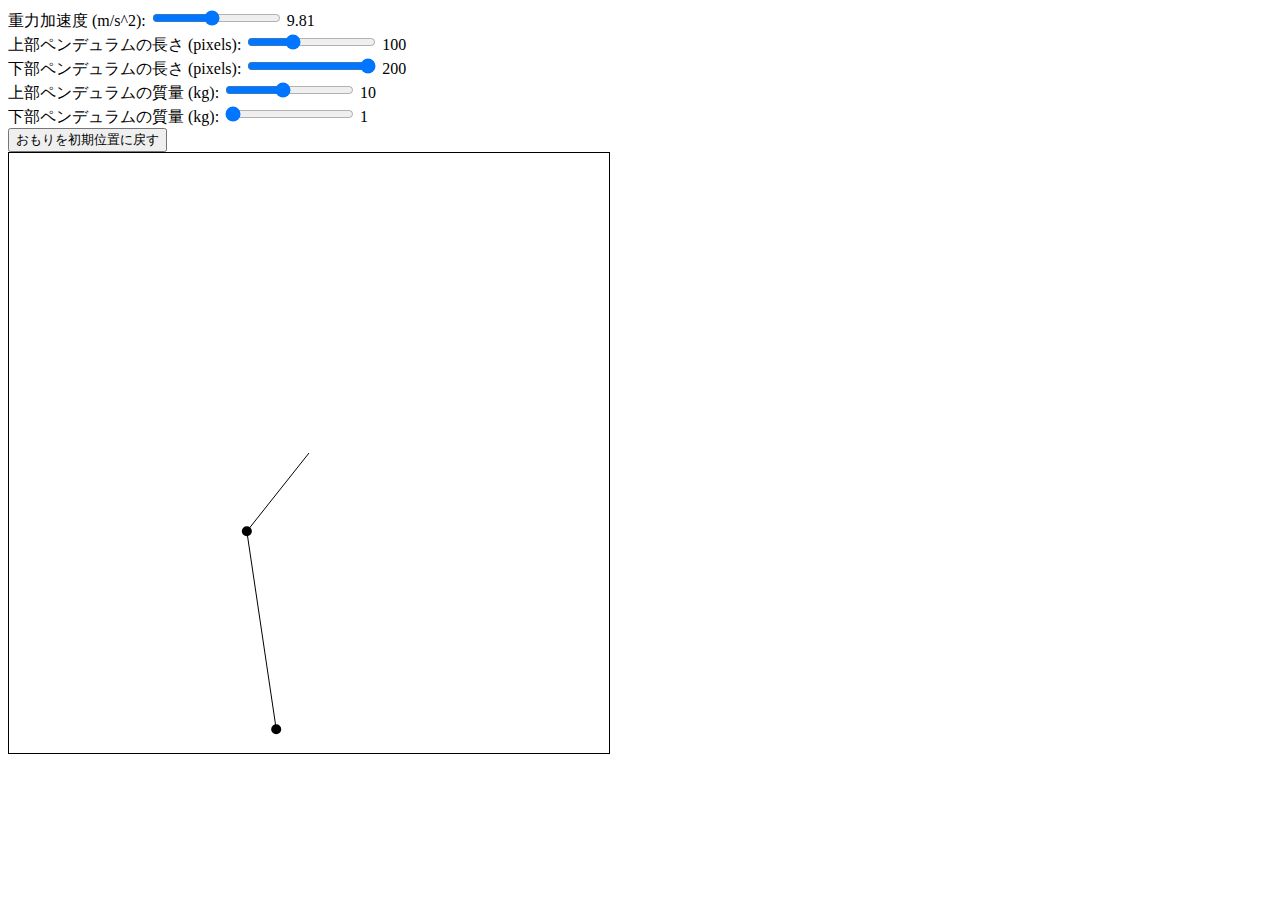
<file: index.html>
<!DOCTYPE html>
<html>
<head>
    <title>Double Pendulum Simulation</title>
    <style>
        canvas {
            border: 1px solid black;
        }
    </style>
</head>
<body>
    <div>
        <label for="gravitySlider">重力加速度 (m/s^2):</label>
        <input type="range" id="gravitySlider" min="1" max="20" value="9.81" step="0.1">
        <span id="gravityValue">9.81</span>
    </div>
    <div>
        <label for="lengthSlider1">上部ペンデュラムの長さ (pixels):</label>
        <input type="range" id="lengthSlider1" min="50" max="200" value="100" step="1">
        <span id="lengthValue1">100</span>
    </div>
    <div>
        <label for="lengthSlider2">下部ペンデュラムの長さ (pixels):</label>
        <input type="range" id="lengthSlider2" min="50" max="200" value="200" step="1">
        <span id="lengthValue2">200</span>
    </div>
    <div>
        <label for="massSlider1">上部ペンデュラムの質量 (kg):</label>
        <input type="range" id="massSlider1" min="1" max="10" value="5" step="1">
        <span id="massValue1">10</span>
    </div>
    <div>
        <label for="massSlider2">下部ペンデュラムの質量 (kg):</label>
        <input type="range" id="massSlider2" min="1" max="50" value="1" step="1">
        <span id="massValue2">1</span>
    </div>
    <div>
        <button id="resetButton">おもりを初期位置に戻す</button>
    </div>
    <canvas id="canvas" width="600" height="600"></canvas>
    <script>
        const canvas = document.getElementById('canvas');
        const ctx = canvas.getContext('2d');

        // 初期条件
        let g = parseFloat(document.getElementById('gravitySlider').value);
        let l1 = parseInt(document.getElementById('lengthSlider1').value);
        let l2 = parseInt(document.getElementById('lengthSlider2').value);
        let m1 = parseFloat(document.getElementById('massSlider1').value);
        let m2 = parseFloat(document.getElementById('massSlider2').value);

        let theta1 = Math.PI / 2; // 上部ペンデュラムの初期角度 (radians)
        let theta2 = Math.PI / 2; // 下部ペンデュラムの初期角度 (radians)
        let omega1 = 0;           // 上部ペンデュラムの初期角速度 (radians/s)
        let omega2 = 0;           // 下部ペンデュラムの初期角速度 (radians/s)

        // 更新間隔と描画間隔
        const dt = 0.05; // 時間ステップ (seconds)
        const interval = 1; // 描画間隔 (milliseconds)

        // スライダーの値が変更されたときの処理
        document.getElementById('gravitySlider').addEventListener('input', function() {
            g = parseFloat(this.value);
            document.getElementById('gravityValue').textContent = g;
        });

        document.getElementById('lengthSlider1').addEventListener('input', function() {
            l1 = parseInt(this.value);
            document.getElementById('lengthValue1').textContent = l1;
        });

        document.getElementById('lengthSlider2').addEventListener('input', function() {
            l2 = parseInt(this.value);
            document.getElementById('lengthValue2').textContent = l2;
        });

        document.getElementById('massSlider1').addEventListener('input', function() {
            m1 = parseFloat(this.value);
            document.getElementById('massValue1').textContent = m1;
        });

        document.getElementById('massSlider2').addEventListener('input', function() {
            m2 = parseFloat(this.value);
            document.getElementById('massValue2').textContent = m2;
        });

        document.getElementById('resetButton').addEventListener('click', function() {
            // 初期状態に戻す
            theta1 = Math.PI / 2;
            theta2 = Math.PI / 2;
            omega1 = 0;
            omega2 = 0;

            // 描画を更新
            draw();
        });

        function update() {
            // 数値計算
            const alpha1 = (-g * (2 * m1 + m2) * Math.sin(theta1) - m2 * g * Math.sin(theta1 - 2 * theta2) - 2 * Math.sin(theta1 - theta2) * m2 * (omega2 * omega2 * l2 + omega1 * omega1 * l1 * Math.cos(theta1 - theta2))) / (l1 * (2 * m1 + m2 - m2 * Math.cos(2 * theta1 - 2 * theta2)));
            const alpha2 = (2 * Math.sin(theta1 - theta2) * (omega1 * omega1 * l1 * (m1 + m2) + g * (m1 + m2) * Math.cos(theta1) + omega2 * omega2 * l2 * m2 * Math.cos(theta1 - theta2))) / (l2 * (2 * m1 + m2 - m2 * Math.cos(2 * theta1 - 2 * theta2)));

            omega1 += alpha1 * dt;
            omega2 += alpha2 * dt;
            theta1 += omega1 * dt;
            theta2 += omega2 * dt;

            // 描画
            draw();
        }

        function draw() {
            ctx.clearRect(0, 0, canvas.width, canvas.height);

            const x1 = l1 * Math.sin(theta1);
            const y1 = l1 * Math.cos(theta1);

            const x2 = x1 + l2 * Math.sin(theta2);
            const y2 = y1 + l2 * Math.cos(theta2);

            ctx.beginPath();
            ctx.moveTo(canvas.width / 2, canvas.height / 2);
            ctx.lineTo(canvas.width / 2 + x1, canvas.height / 2 + y1);
            ctx.lineTo(canvas.width / 2 + x2, canvas.height / 2 + y2);
            ctx.stroke();

            ctx.beginPath();
            ctx.arc(canvas.width / 2 + x1, canvas.height / 2 + y1, 5, 0, Math.PI * 2);
            ctx.fill();

            ctx.beginPath();
            ctx.arc(canvas.width / 2 + x2, canvas.height / 2 + y2, 5, 0, Math.PI * 2);
            ctx.fill();
        }

        setInterval(update, interval);
    </script>
</body>
</html>
</file>
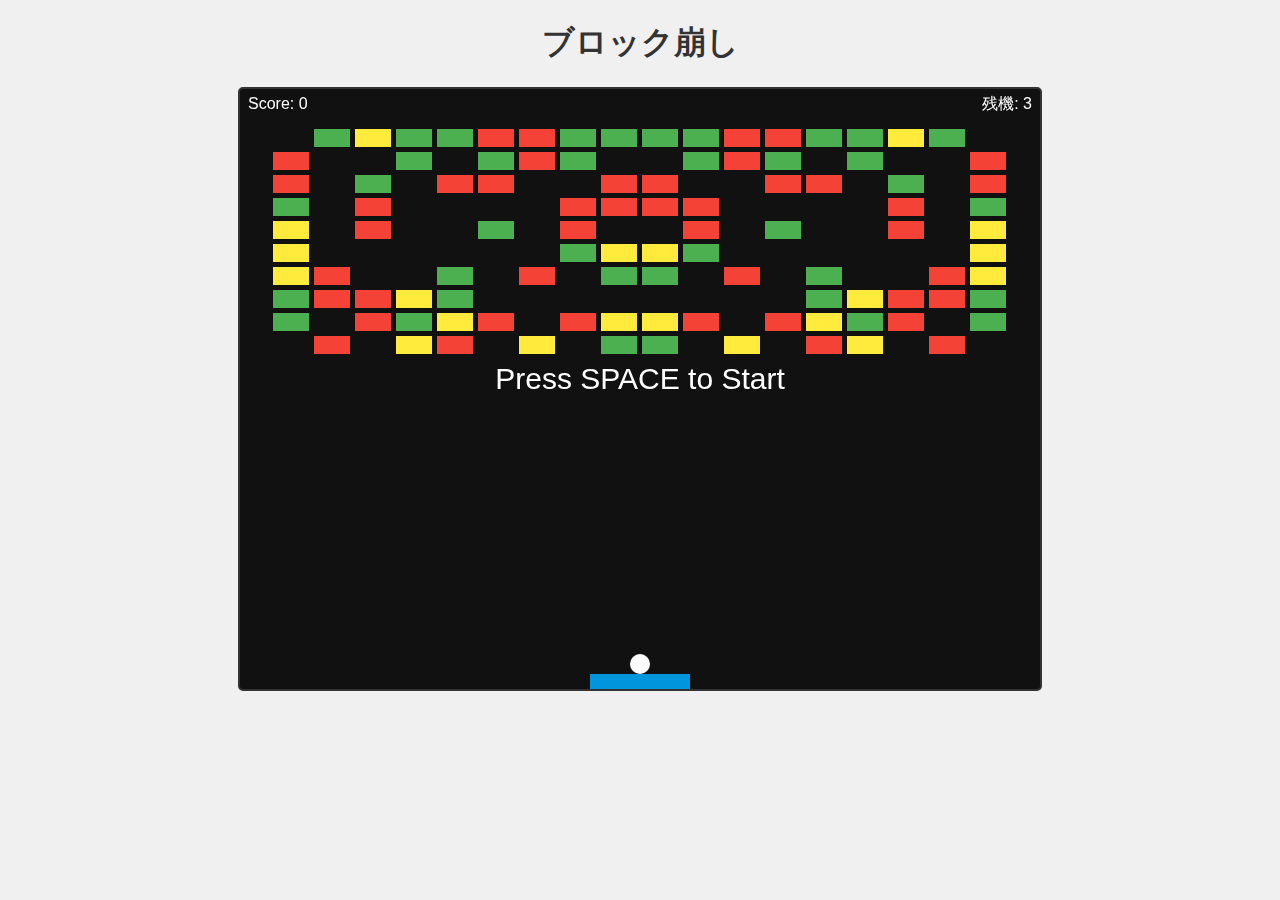
<file: bb.html>
<!DOCTYPE html>
<html lang="ja">
<head>
    <meta charset="UTF-8">
    <meta name="viewport" content="width=device-width, initial-scale=1.0">
    <title>ブロック崩し</title>
    <style>
        body {
            background-color: #f0f0f0;
            display: flex;
            flex-direction: column;
            align-items: center;
            justify-content: center;
            margin: 0;
            font-family: sans-serif;
        }
        canvas {
            background: #111;
            border: 2px solid #333;
            border-radius: 5px;
            cursor: pointer;
        }
        h1 {
            color: #333;
        }
    </style>
</head>
<body>
    <h1>ブロック崩し</h1>
    <canvas id="gameCanvas" width="800" height="600"></canvas>
    <script>
        const canvas = document.getElementById('gameCanvas');
        const ctx = canvas.getContext('2d');
        let audioCtx;
        let isSoundEnabled = false;
        let firstKeyPress = true;
        let gameStarted = false;
        let ball = {
            x: canvas.width / 2,
            y: canvas.height - 30,
            radius: 10,
            dx: 0,
            dy: 0
        };
        let paddle = {
            height: 15,
            width: 100,
            x: (canvas.width - 100) / 2,
            speed: 8
        };
        const brickInfo = {
            rowCount: 10,
            columnCount: 18,
            width: 36,
            height: 18,
            padding: 5,
            offsetTop: 40,
            offsetLeft: 33
        };
        const brickColors = {
            1: "#4caf50", 2: "#ffeb3b", 3: "#f44336"
        };
        let bricks = [];
        let score = 0;
        let lives = 3;
        let rightPressed = false;
        let leftPressed = false;
        let gameIsOver = false;
        let gameIsWon = false;
        let isResetting = false;
        function initAudio() {
            if (!audioCtx) {
                try {
                    audioCtx = new (window.AudioContext || window.webkitAudioContext)();
                } catch (e) { console.error("Web Audio API is not supported in this browser"); return; }
            }
            if (audioCtx.state === 'suspended') { audioCtx.resume(); }
        }
        function playSound(type, frequency, duration, volume = 1.0) {
            if (!isSoundEnabled || !audioCtx) return;
            const oscillator = audioCtx.createOscillator();
            const gainNode = audioCtx.createGain();
            oscillator.connect(gainNode);
            gainNode.connect(audioCtx.destination);
            gainNode.gain.setValueAtTime(volume, audioCtx.currentTime);
            oscillator.type = type;
            oscillator.frequency.setValueAtTime(frequency, audioCtx.currentTime);
            gainNode.gain.exponentialRampToValueAtTime(0.001, audioCtx.currentTime + duration);
            oscillator.start(audioCtx.currentTime);
            oscillator.stop(audioCtx.currentTime + duration);
        }
        function playBrickHitSound() { playSound('triangle', 440, 0.1); }
        function playPaddleHitSound() { playSound('sine', 220, 0.08); }
        function playLoseLifeSound() {
            if (!isSoundEnabled || !audioCtx) return;
            const oscillator = audioCtx.createOscillator();
            const gainNode = audioCtx.createGain();
            oscillator.connect(gainNode);
            gainNode.connect(audioCtx.destination);
            gainNode.gain.setValueAtTime(0.1, audioCtx.currentTime);
            oscillator.type = 'sawtooth';
            oscillator.frequency.setValueAtTime(200, audioCtx.currentTime);
            oscillator.frequency.exponentialRampToValueAtTime(50, audioCtx.currentTime + 0.5);
            oscillator.start();
            oscillator.stop(audioCtx.currentTime + 0.5);
        }
        function generateBlockLayout() {
            const layout = [];
            const patternType = Math.floor(Math.random() * 3);
            for (let r = 0; r < brickInfo.rowCount; r++) {
                layout[r] = new Array(brickInfo.columnCount).fill(0);
                for (let c = 0; c < Math.ceil(brickInfo.columnCount / 2); c++) {
                    let placeBlock = false;
                    switch(patternType) {
                        case 0: if (c >= r) placeBlock = Math.random() > 0.4; break;
                        case 1: if (Math.abs(brickInfo.rowCount / 2 - 1 - r) <= c) placeBlock = Math.random() > 0.3; break;
                        case 2: default: placeBlock = Math.random() > 0.5; break;
                    }
                    if (placeBlock) {
                        const hp = Math.floor(Math.random() * 3) + 1;
                        layout[r][c] = hp;
                        layout[r][brickInfo.columnCount - 1 - c] = hp;
                    }
                }
            }
            return layout;
        }
        let blockLayout = generateBlockLayout();
        function setupBricks() {
            bricks = []; 
            for (let c = 0; c < brickInfo.columnCount; c++) {
                bricks[c] = [];
                for (let r = 0; r < brickInfo.rowCount; r++) {
                    const hp = blockLayout[r]?.[c] || 0;
                    if (hp > 0) {
                        bricks[c][r] = { x: (c * (brickInfo.width + brickInfo.padding)) + brickInfo.offsetLeft, y: (r * (brickInfo.height + brickInfo.padding)) + brickInfo.offsetTop, hp: hp, width: brickInfo.width, height: brickInfo.height };
                    } else {
                        bricks[c][r] = { hp: 0 };
                    }
                }
            }
        }
        function resetBallAndPaddle() {
            ball.x = canvas.width / 2;
            ball.y = canvas.height - 30;
            ball.dx = 4;
            ball.dy = -4;
            paddle.x = (canvas.width - paddle.width) / 2;
        }
        function resetGame() {
            score = 0;
            lives = 3;
            gameIsOver = false;
            gameIsWon = false;
            isResetting = false;
            rightPressed = false;
            leftPressed = false;
            blockLayout = generateBlockLayout();
            setupBricks();
            resetBallAndPaddle();
            gameStarted = false;
            ball.dx = 0;
            ball.dy = 0;
            draw();
        }
        document.addEventListener("keydown", (e) => {
            if (!gameStarted && e.key === ' ') {
                gameStarted = true;
                if (firstKeyPress) {
                    initAudio();
                    isSoundEnabled = true;
                    firstKeyPress = false;
                }
                ball.dx = 4;
                ball.dy = -4;
                return;
            }
            if ((gameIsOver || gameIsWon) && e.key === ' ') {
                resetGame();
                return; 
            }
            if (e.key === "Right" || e.key === "ArrowRight") rightPressed = true;
            else if (e.key === "Left" || e.key === "ArrowLeft") leftPressed = true;
        });
        document.addEventListener("keyup", (e) => {
            if (e.key === "Right" || e.key === "ArrowRight") rightPressed = false;
            else if (e.key === "Left" || e.key === "ArrowLeft") leftPressed = false;
        });
        function drawBall() { ctx.beginPath(); ctx.arc(ball.x, ball.y, ball.radius, 0, Math.PI * 2); ctx.fillStyle = "#fff"; ctx.fill(); ctx.closePath(); }
        function drawPaddle() { ctx.beginPath(); ctx.rect(paddle.x, canvas.height - paddle.height, paddle.width, paddle.height); ctx.fillStyle = "#0095DD"; ctx.fill(); ctx.closePath(); }
        function drawBricks() {
            for (let c = 0; c < brickInfo.columnCount; c++) {
                for (let r = 0; r < brickInfo.rowCount; r++) {
                    const brick = bricks[c][r];
                    if (brick.hp > 0) { ctx.beginPath(); ctx.rect(brick.x, brick.y, brick.width, brick.height); ctx.fillStyle = brickColors[brick.hp]; ctx.fill(); ctx.closePath(); }
                }
            }
        }
        function drawScore() {
            ctx.font = "16px Arial";
            ctx.fillStyle = "#fff";
            ctx.textAlign = 'left'; 
            ctx.fillText("Score: " + score, 8, 20);
        }
        function drawLives() {
            ctx.font = "16px Arial";
            ctx.fillStyle = "#fff";
            ctx.textAlign = 'right'; 
            ctx.fillText("残機: " + lives, canvas.width - 8, 20); 
        }
        function drawGameOverScreen() {
            ctx.fillStyle = 'rgba(0, 0, 0, 0.7)';
            ctx.fillRect(0, 0, canvas.width, canvas.height);
            ctx.font = '60px Arial';
            ctx.fillStyle = 'white';
            ctx.textAlign = 'center';
            ctx.fillText('GAME OVER', canvas.width / 2, canvas.height / 2);
            ctx.font = '20px Arial';
            ctx.fillText('Press SPACE to Restart', canvas.width / 2, canvas.height / 2 + 40);
        }
        function drawGameWinScreen() {
            ctx.fillStyle = 'rgba(0, 80, 150, 0.7)';
            ctx.fillRect(0, 0, canvas.width, canvas.height);
            ctx.font = '50px Arial';
            ctx.fillStyle = 'white';
            ctx.textAlign = 'center';
            ctx.fillText('CONGRATULATIONS!', canvas.width / 2, canvas.height / 2);
            ctx.font = '20px Arial';
            ctx.fillText('Press SPACE to Restart', canvas.width / 2, canvas.height / 2 + 40);
        }
        function collisionDetection() {
            for (let c = 0; c < brickInfo.columnCount; c++) {
                for (let r = 0; r < brickInfo.rowCount; r++) {
                    const b = bricks[c][r];
                    if (b.hp > 0) {
                        if (ball.x + ball.radius > b.x && ball.x - ball.radius < b.x + b.width && ball.y + ball.radius > b.y && ball.y - ball.radius < b.y + b.height) {
                            const prevBallX = ball.x - ball.dx;
                            const prevBallY = ball.y - ball.dy;
                            if (prevBallY + ball.radius <= b.y || prevBallY - ball.radius >= b.y + b.height) { ball.dy = -ball.dy; }
                            else { ball.dx = -ball.dx; }
                            b.hp--; score++; playBrickHitSound();
                            if (checkWin()) { gameIsWon = true; }
                            c = brickInfo.columnCount; break;
                        }
                    }
                }
            }
            if (ball.x + ball.dx > canvas.width - ball.radius || ball.x + ball.dx < ball.radius) { ball.dx = -ball.dx; }
            if (ball.y + ball.dy < ball.radius) { ball.dy = -ball.dy; }
            else if (ball.y + ball.dy > canvas.height - ball.radius) {
                if (ball.x > paddle.x && ball.x < paddle.x + paddle.width) {
                    playPaddleHitSound();
                    let collidePoint = (ball.x - (paddle.x + paddle.width / 2)) / (paddle.width / 2);
                    let angle = collidePoint * (Math.PI / 3);
                    ball.dx = 6 * Math.sin(angle);
                    ball.dy = -6 * Math.cos(angle);
                } else {
                    lives--; playLoseLifeSound();
                    if (lives <= 0) {
                        gameIsOver = true;
                    } else {
                        isResetting = true;
                        ball.dx = 0;
                        ball.dy = 0;
                        setTimeout(() => {
                            resetBallAndPaddle();
                            isResetting = false;
                        }, 1000); 
                    }
                }
            }
        }
        function checkWin() {
            for (let c = 0; c < brickInfo.columnCount; c++) {
                for (let r = 0; r < brickInfo.rowCount; r++) {
                    if (bricks[c][r].hp > 0) { return false; }
                }
            }
            return true;
        }
        function draw() {
            if (gameIsOver) {
                drawGameOverScreen();
                return;
            }
            if (gameIsWon) {
                drawGameWinScreen();
                return;
            }
            ctx.clearRect(0, 0, canvas.width, canvas.height);
            drawBricks();
            drawPaddle();
            drawScore();
            drawLives();
            if (rightPressed && paddle.x < canvas.width - paddle.width && !isResetting) {
                paddle.x += paddle.speed;
            } else if (leftPressed && paddle.x > 0 && !isResetting) {
                paddle.x -= paddle.speed;
            }
            if (gameStarted) {
                collisionDetection();
                ball.x += ball.dx;
                ball.y += ball.dy;
            } else {
                ball.x = paddle.x + paddle.width / 2;
                ball.y = canvas.height - paddle.height - ball.radius;
                ctx.font = '30px Arial';
                ctx.fillStyle = 'white';
                ctx.textAlign = 'center';
                ctx.fillText('Press SPACE to Start', canvas.width / 2, canvas.height / 2);
            }
            drawBall();
            requestAnimationFrame(draw);
        }
        setupBricks();
        draw();
    </script>
</body>
</html>
</file>
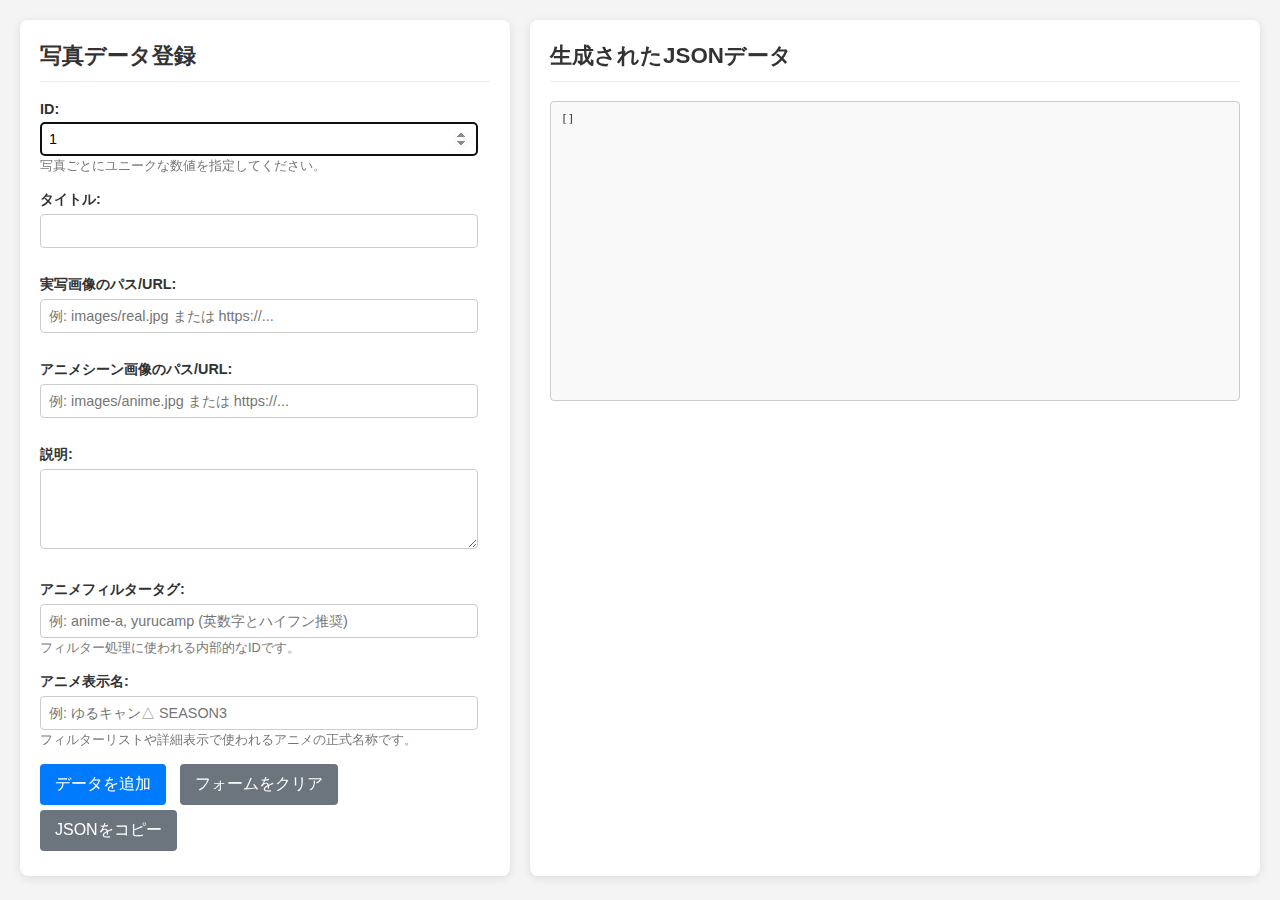
<file: jsonmaker.html>
<!DOCTYPE html>
<html lang="ja">
<head>
    <meta charset="UTF-8">
    <meta name="viewport" content="width=device-width, initial-scale=1.0">
    <title>JSONデータ登録エディタ</title>
    <style>
        body {
            font-family: sans-serif;
            margin: 20px;
            background-color: #f4f4f4;
            color: #333;
            display: flex;
            gap: 20px;
        }
        .container {
            background-color: #fff;
            padding: 20px;
            border-radius: 8px;
            box-shadow: 0 2px 10px rgba(0,0,0,0.1);
        }
        #editorFormContainer {
            width: 450px;
            flex-shrink: 0; /* 幅が縮まないように */
        }
        #outputContainer {
            flex-grow: 1;
            min-width: 300px; /* 最小幅 */
        }
        label {
            display: block;
            margin-bottom: 5px;
            font-weight: bold;
            font-size: 0.9em;
        }
        input[type="text"],
        input[type="number"],
        textarea,
        select { /* input[type="url"] はもう使用していないため削除 */
            width: calc(100% - 12px);
            padding: 8px;
            margin-bottom: 12px;
            border: 1px solid #ccc;
            border-radius: 4px;
            box-sizing: border-box;
            font-size: 0.9em;
        }
        textarea {
            min-height: 80px;
            resize: vertical;
        }
        button {
            background-color: #007bff;
            color: white;
            padding: 10px 15px;
            border: none;
            border-radius: 4px;
            cursor: pointer;
            font-size: 1em;
            margin-right: 10px;
            margin-bottom: 5px; /* ボタンが複数行になる場合の間隔 */
        }
        button:hover {
            background-color: #0056b3;
        }
        button[type="button"] {
            background-color: #6c757d;
        }
        button[type="button"]:hover {
            background-color: #5a6268;
        }
        #jsonOutput {
            width: 100%;
            min-height: 300px;
            max-height: calc(100vh - 100px); /* 画面の高さに応じて調整 */
            border: 1px solid #ccc;
            border-radius: 4px;
            padding: 10px;
            box-sizing: border-box;
            white-space: pre-wrap;
            word-break: break-all;
            background-color: #f9f9f9;
            font-family: monospace;
            font-size: 0.85em;
            overflow-y: auto;
        }
        h2 {
            margin-top: 0;
            border-bottom: 1px solid #eee;
            padding-bottom: 10px;
            font-size: 1.4em;
        }
        .form-group {
            margin-bottom: 15px;
        }
        .note {
            font-size: 0.8em;
            color: #777;
            margin-top: -10px;
            margin-bottom: 10px;
        }
        /* レスポンシブ対応（簡易） */
        @media (max-width: 768px) {
            body {
                flex-direction: column;
            }
            #editorFormContainer {
                width: 100%;
                margin-bottom: 20px;
            }
            #outputContainer {
                width: 100%;
            }
        }
    </style>
</head>
<body>
    <div id="editorFormContainer" class="container">
        <h2>写真データ登録</h2>
        <form id="photoDataForm">
            <div class="form-group">
                <label for="id">ID:</label>
                <input type="number" id="id" name="id" min="1" required>
                <p class="note">写真ごとにユニークな数値を指定してください。</p>
            </div>
            <div class="form-group">
                <label for="title">タイトル:</label>
                <input type="text" id="title" name="title" required>
            </div>
            <div class="form-group">
                <label for="realSrc">実写画像のパス/URL:</label>
                <input type="text" id="realSrc" name="realSrc" placeholder="例: images/real.jpg または https://..." required>
            </div>
            <div class="form-group">
                <label for="animeSrc">アニメシーン画像のパス/URL:</label>
                <input type="text" id="animeSrc" name="animeSrc" placeholder="例: images/anime.jpg または https://..." required>
            </div>
            <div class="form-group">
                <label for="description">説明:</label>
                <textarea id="description" name="description" required></textarea>
            </div>
            <div class="form-group">
                <label for="animeFilterTag">アニメフィルタータグ:</label>
                <input type="text" id="animeFilterTag" name="animeFilterTag" placeholder="例: anime-a, yurucamp (英数字とハイフン推奨)" required>
                <p class="note">フィルター処理に使われる内部的なIDです。</p>
            </div>
            <div class="form-group">
                <label for="animeTitleDisplay">アニメ表示名:</label>
                <input type="text" id="animeTitleDisplay" name="animeTitleDisplay" placeholder="例: ゆるキャン△ SEASON3" required>
                <p class="note">フィルターリストや詳細表示で使われるアニメの正式名称です。</p>
            </div>

            <button type="submit">データを追加</button>
            <button type="button" id="clearFormButton">フォームをクリア</button>
            <button type="button" id="copyJsonButton">JSONをコピー</button>
        </form>
    </div>

    <div id="outputContainer" class="container">
        <h2>生成されたJSONデータ</h2>
        <div id="jsonOutput">[]</div>
    </div>

    <script>
        document.addEventListener('DOMContentLoaded', () => {
            const form = document.getElementById('photoDataForm');
            const jsonOutputDiv = document.getElementById('jsonOutput');
            const clearFormButton = document.getElementById('clearFormButton');
            const copyJsonButton = document.getElementById('copyJsonButton');
            const idInput = document.getElementById('id');
            const animeFilterTagInput = document.getElementById('animeFilterTag');
            const animeTitleDisplayInput = document.getElementById('animeTitleDisplay');

            let registeredData = [];

            // 初期表示
            updateJsonOutput();
            setNextSuggestedId();
            idInput.focus(); // 初回ロード時にID入力欄にフォーカス

            form.addEventListener('submit', function(event) {
                event.preventDefault();

                const formData = new FormData(form);
                const newId = parseInt(formData.get('id'), 10);

                // IDが入力されているか、数値であるかの基本的なチェック
                if (isNaN(newId) || formData.get('id').trim() === '') {
                    alert('エラー: IDは必須入力で、数値である必要があります。');
                    idInput.focus();
                    return;
                }

                if (registeredData.some(entry => entry.id === newId)) {
                    alert('エラー: 指定されたID ' + newId + ' は既に使用されています。別のIDを入力してください。');
                    idInput.focus();
                    return;
                }

                // アニメフィルタータグとアニメ表示名の値を保持
                const animeFilterTagValue = animeFilterTagInput.value;
                const animeTitleDisplayValue = animeTitleDisplayInput.value;

                const photoEntry = {
                    id: newId,
                    realSrc: formData.get('realSrc'),
                    animeSrc: formData.get('animeSrc'),
                    title: formData.get('title'),
                    animeFilterTag: formData.get('animeFilterTag'), // FormDataから最新の値を取得
                    description: formData.get('description'),
                    animeTitleDisplay: formData.get('animeTitleDisplay'), // FormDataから最新の値を取得
                    uploadedAt: new Date().toISOString()
                };

                registeredData.push(photoEntry);
                registeredData.sort((a, b) => a.id - b.id); // ID順にソートして表示
                updateJsonOutput();
                form.reset(); // フォームの他のフィールドをリセット

                // 保持していた値を再設定
                animeFilterTagInput.value = animeFilterTagValue;
                animeTitleDisplayInput.value = animeTitleDisplayValue;

                setNextSuggestedId();
                idInput.focus();
            });

            clearFormButton.addEventListener('click', () => {
                form.reset();
                setNextSuggestedId();
                idInput.focus();
            });

            copyJsonButton.addEventListener('click', async () => {
                if (registeredData.length === 0) {
                    alert('コピーするデータがありません。');
                    return;
                }
                try {
                    await navigator.clipboard.writeText(jsonOutputDiv.textContent);
                    alert('JSONデータがクリップボードにコピーされました！');
                } catch (err) {
                    console.error('クリップボードへのコピーに失敗しました: ', err);
                    alert('クリップボードへのコピーに失敗しました。コンソールを確認してください。');
                }
            });

            function updateJsonOutput() {
                jsonOutputDiv.textContent = JSON.stringify(registeredData, null, 2);
            }

            function setNextSuggestedId() {
                if (registeredData.length === 0) {
                    idInput.value = 1;
                } else {
                    // 登録されているIDの中で最大のものを探し、それに1を加える
                    const maxId = Math.max(...registeredData.map(entry => entry.id).filter(id => typeof id === 'number' && !isNaN(id)), 0);
                    idInput.value = maxId + 1;
                }
            }
        });
    </script>
</body>
</html>
</file>
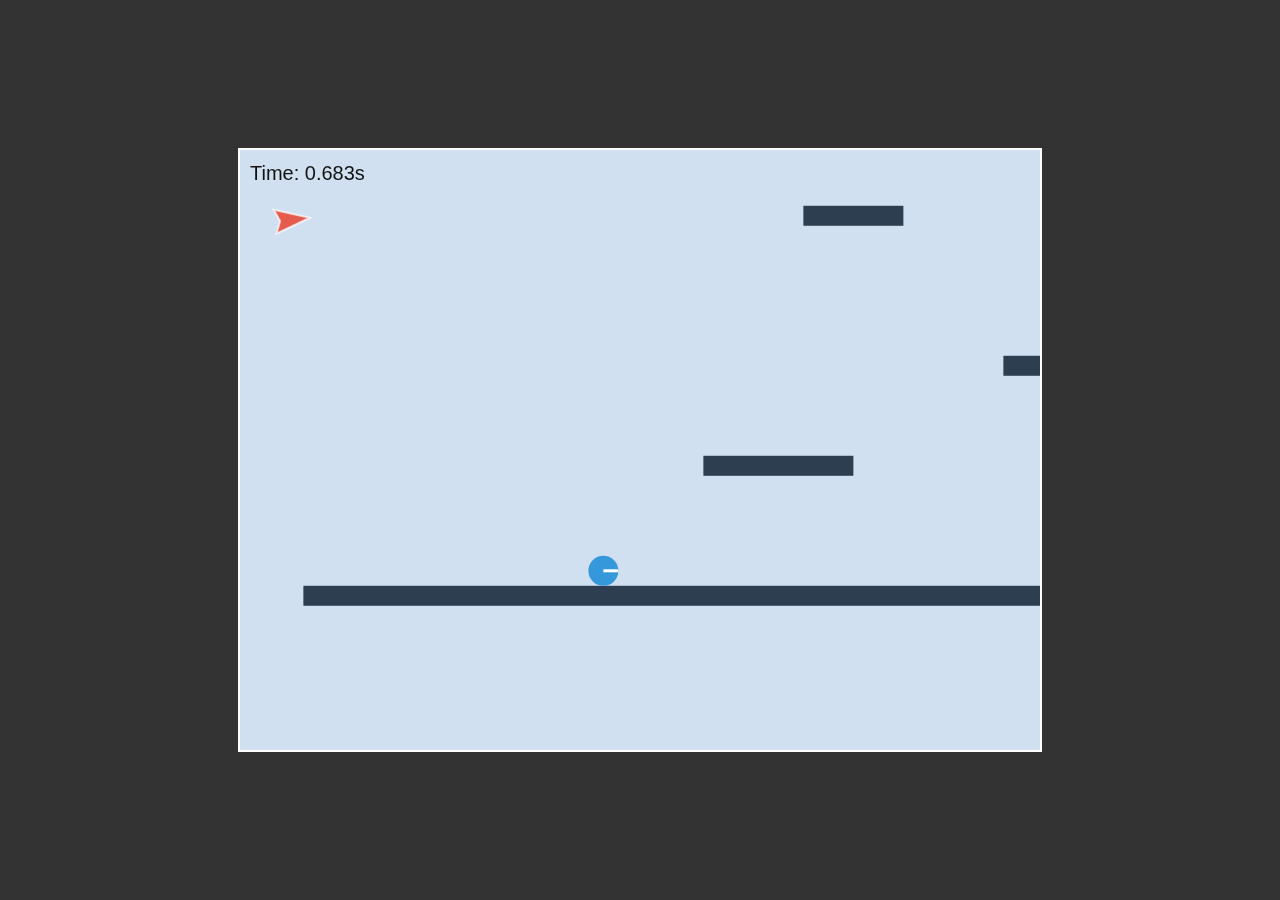
<file: jump-game.html>
<!DOCTYPE html>
<html lang="ja">

<head>
    <meta charset="UTF-8">
    <title>ジャンプゲーム</title>
    <style>
        body {
            margin: 0;
            overflow: hidden;
            background-color: #333;
            display: flex;
            justify-content: center;
            align-items: center;
            height: 100vh;
            font-family: sans-serif;
        }
        
        canvas {
            background-color: #d0e0f0;
            border: 2px solid #fff;
            cursor: crosshair;
        }

    </style>
</head>

<body>
    <canvas id="gameCanvas" width="800" height="600"></canvas>
    <script>
        const canvas = document.getElementById('gameCanvas');
        const ctx = canvas.getContext('2d');
        let audioCtx, chargeOscillator = null,
            chargeGain = null;
        let gameState, player, camera, mouse, chargePower, goalPlatform;
        const GRAVITY = 0.3,
            AIR_FRICTION = 0.995,
            GROUND_FRICTION = 0.95,
            WALL_BOUNCE = 0.5,
            MAX_CHARGE_POWER = 20,
            CHARGE_RATE = 0.2;
        const platforms = [{
                x: -200,
                y: 580,
                width: 800,
                height: 20
            }, {
                x: 200,
                y: 450,
                width: 150,
                height: 20
            },
            {
                x: 500,
                y: 350,
                width: 200,
                height: 20
            }, {
                x: 300,
                y: 200,
                width: 100,
                height: 20
            },
            {
                x: 50,
                y: 100,
                width: 150,
                height: 20
            }, {
                x: 250,
                y: -50,
                width: 80,
                height: 20
            },
            {
                x: 500,
                y: -150,
                width: 200,
                height: 20
            }, {
                x: 800,
                y: -50,
                width: 150,
                height: 20
            },
            {
                x: 1000,
                y: -200,
                width: 150,
                height: 20
            }, {
                x: 1200,
                y: 580,
                width: 400,
                height: 20
            },
            {
                x: 1400,
                y: 400,
                width: 150,
                height: 20,
                isGoal: true
            }
        ];
        canvas.addEventListener('mousedown', (e) => {
            if (!audioCtx) {
                try {
                    audioCtx = new(window.AudioContext || window.webkitAudioContext)();
                } catch (err) {
                    console.error("Web Audio API is not supported.");
                }
            }
            if (audioCtx && audioCtx.state === 'suspended') audioCtx.resume();
            if (!gameState.isGameActive) {
                initializeGame();
                return;
            }
            if (player.isGrounded) {
                mouse.isDown = true;
                playChargeSound();
            }
        });
        window.addEventListener('mouseup', (e) => {
            if (mouse.isDown) {
                mouse.isDown = false;
                stopChargeSound();
                if (chargePower > 1) {
                    playJumpSound();
                }
                jump();
            }
        });
        canvas.addEventListener('mousemove', (e) => {
            const rect = canvas.getBoundingClientRect();
            mouse.x = e.clientX - rect.left;
            mouse.y = e.clientY - rect.top;
        });

        function initializeGame() {
            player = {
                x: 100,
                y: 550,
                prevY: 550,
                vx: 0,
                vy: 0,
                radius: 15,
                rotation: 0,
                color: '#3498db',
                isGrounded: false
            };
            camera = {
                x: 0,
                y: 0,
                smoothing: 0.05
            };
            mouse = {
                x: 0,
                y: 0,
                isDown: false
            };
            chargePower = 0;
            gameState = {
                isGameActive: true,
                startTime: Date.now(),
                elapsedTime: 0
            };
            goalPlatform = platforms.find(p => p.isGoal);
        }

        function playChargeSound() {
            if (!audioCtx || chargeOscillator) return;
            chargeOscillator = audioCtx.createOscillator();
            chargeGain = audioCtx.createGain();
            chargeOscillator.type = 'sawtooth';
            chargeOscillator.frequency.setValueAtTime(100, audioCtx.currentTime);
            chargeGain.gain.setValueAtTime(0, audioCtx.currentTime);
            chargeGain.gain.linearRampToValueAtTime(0.10, audioCtx.currentTime + 0.1);
            chargeOscillator.connect(chargeGain).connect(audioCtx.destination);
            chargeOscillator.start();
        }

        function updateChargeSoundPitch() {
            if (!chargeOscillator) return;
            const baseFreq = 100,
                maxFreq = 700;
            const newFreq = baseFreq + (maxFreq - baseFreq) * (chargePower / MAX_CHARGE_POWER);
            chargeOscillator.frequency.setTargetAtTime(newFreq, audioCtx.currentTime, 0.01);
        }

        function stopChargeSound() {
            if (!chargeOscillator) return;
            chargeGain.gain.linearRampToValueAtTime(0, audioCtx.currentTime + 0.1);
            chargeOscillator.stop(audioCtx.currentTime + 0.1);
            chargeOscillator = null;
            chargeGain = null;
        }

        function playJumpSound() {
            if (!audioCtx) return;
            const oscillator = audioCtx.createOscillator(),
                gainNode = audioCtx.createGain();
            oscillator.type = 'sine';
            oscillator.frequency.setValueAtTime(440, audioCtx.currentTime);
            oscillator.frequency.exponentialRampToValueAtTime(880, audioCtx.currentTime + 0.1);
            gainNode.gain.setValueAtTime(0.4, audioCtx.currentTime);
            gainNode.gain.exponentialRampToValueAtTime(0.0001, audioCtx.currentTime + 0.2);
            oscillator.connect(gainNode).connect(audioCtx.destination);
            oscillator.start();
            oscillator.stop(audioCtx.currentTime + 0.25);
        }

        function jump() {
            if (chargePower > 1) {
                const worldMouseX = mouse.x + camera.x,
                    worldMouseY = mouse.y + camera.y;
                const angle = Math.atan2(worldMouseY - player.y, worldMouseX - player.x);
                player.vx = Math.cos(angle) * chargePower;
                player.vy = Math.sin(angle) * chargePower;
                player.isGrounded = false;
            }
            chargePower = 0;
        }

        function update() {
            if (!gameState.isGameActive) return;
            gameState.elapsedTime = Date.now() - gameState.startTime;
            player.prevY = player.y;
            if (mouse.isDown && player.isGrounded) {
                chargePower = Math.min(chargePower + CHARGE_RATE, MAX_CHARGE_POWER);
                updateChargeSoundPitch();
            }
            if (player.isGrounded) {
                player.vx *= GROUND_FRICTION;
                player.rotation += player.vx / player.radius;
                if (Math.abs(player.vx) < 0.1) player.vx = 0;
            } else {
                player.vy += GRAVITY;
                player.vx *= AIR_FRICTION;
            }
            player.x += player.vx;
            player.y += player.vy;
            handleCollisions();
            updateCamera();
        }

        function handleCollisions() {
            player.isGrounded = false;
            if (player.y > 1000) {
                initializeGame();
                return;
            }
            platforms.forEach(p => {
                if (player.x + player.radius > p.x && player.x - player.radius < p.x + p.width) {
                    if (player.vy >= 0 && player.prevY + player.radius <= p.y && player.y + player.radius >= p.y) {
                        player.isGrounded = true;
                        player.y = p.y - player.radius;
                        player.vy = 0;
                        if (p.isGoal) gameState.isGameActive = false;
                    }
                    if (player.vy < 0 && player.prevY - player.radius >= p.y + p.height && player.y - player.radius <= p.y + p.height) {
                        player.y = p.y + p.height + player.radius;
                        player.vy *= -WALL_BOUNCE;
                    }
                }
            });
        }

        function updateCamera() {
            const targetX = player.x - canvas.width / 2;
            const targetY = player.y - canvas.height / 2 - 100;
            camera.x += (targetX - camera.x) * camera.smoothing;
            camera.y += (targetY - camera.y) * camera.smoothing;
        }

        function draw() {
            ctx.clearRect(0, 0, canvas.width, canvas.height);
            ctx.save();
            ctx.translate(-camera.x, -camera.y);
            platforms.forEach(p => {
                ctx.fillStyle = p.isGoal ? '#e74c3c' : '#2c3e50';
                ctx.fillRect(p.x, p.y, p.width, p.height);
            });
            ctx.save();
            ctx.translate(player.x, player.y);
            ctx.rotate(player.rotation);
            ctx.fillStyle = player.color;
            ctx.beginPath();
            ctx.arc(0, 0, player.radius, 0, Math.PI * 2);
            ctx.fill();
            ctx.strokeStyle = '#fff';
            ctx.lineWidth = 3;
            ctx.beginPath();
            ctx.moveTo(0, 0);
            ctx.lineTo(player.radius, 0);
            ctx.stroke();
            ctx.restore();
            if (mouse.isDown && player.isGrounded) {
                const worldMouseX = mouse.x + camera.x;
                const worldMouseY = mouse.y + camera.y;
                ctx.strokeStyle = 'rgba(0, 0, 0, 0.3)';
                ctx.lineWidth = 2;
                ctx.beginPath();
                ctx.moveTo(player.x, player.y);
                ctx.lineTo(worldMouseX, worldMouseY);
                ctx.stroke();
            }
            ctx.restore();
            drawHUD();
        }

        function drawHUD() {
            ctx.fillStyle = '#111';
            ctx.font = '20px sans-serif';
            const timeString = (gameState.elapsedTime / 1000).toFixed(3);
            ctx.fillText(`Time: ${timeString}s`, 10, 30);
            if (mouse.isDown && player.isGrounded) {
                const meterWidth = 100,
                    meterHeight = 10,
                    playerScreenX = player.x - camera.x,
                    playerScreenY = player.y - camera.y;
                ctx.fillStyle = '#bdc3c7';
                ctx.fillRect(playerScreenX - meterWidth / 2, playerScreenY - player.radius - 20, meterWidth, meterHeight);
                ctx.fillStyle = '#f1c40f';
                const chargeWidth = (chargePower / MAX_CHARGE_POWER) * meterWidth;
                ctx.fillRect(playerScreenX - meterWidth / 2, playerScreenY - player.radius - 20, chargeWidth, meterHeight);
            }
            if (gameState.isGameActive && goalPlatform) {
                drawGoalArrow();
            }
            if (!gameState.isGameActive) {
                ctx.fillStyle = 'rgba(0, 0, 0, 0.7)';
                ctx.fillRect(0, 0, canvas.width, canvas.height);
                ctx.fillStyle = '#fff';
                ctx.font = 'bold 60px sans-serif';
                ctx.textAlign = 'center';
                ctx.fillText('GOAL!', canvas.width / 2, canvas.height / 2 - 40);
                ctx.font = 'bold 30px sans-serif';
                ctx.fillText(`Time: ${timeString}s`, canvas.width / 2, canvas.height / 2 + 20);
                ctx.font = '20px sans-serif';
                ctx.fillText('Click to restart', canvas.width / 2, canvas.height / 2 + 70);
                ctx.textAlign = 'left';
            }
        }

        function drawGoalArrow() {
            const goalCenter = {
                x: goalPlatform.x + goalPlatform.width / 2,
                y: goalPlatform.y + goalPlatform.height / 2
            };
            const goalScreenX = goalCenter.x - camera.x;
            const goalScreenY = goalCenter.y - camera.y;
            if (goalScreenX > 0 && goalScreenX < canvas.width && goalScreenY > 0 && goalScreenY < canvas.height) return;
            const arrowAnchorX = 50,
                arrowAnchorY = 70;
            const angleToGoal = Math.atan2(goalCenter.y - player.y, goalCenter.x - player.x);
            ctx.save();
            ctx.translate(arrowAnchorX, arrowAnchorY);
            ctx.rotate(angleToGoal);
            ctx.fillStyle = 'rgba(231, 76, 60, 0.9)';
            ctx.strokeStyle = 'rgba(255, 255, 255, 0.7)';
            ctx.lineWidth = 2;
            ctx.beginPath();
            ctx.moveTo(20, 0);
            ctx.lineTo(-15, -12);
            ctx.lineTo(-10, 0);
            ctx.lineTo(-15, 12);
            ctx.closePath();
            ctx.fill();
            ctx.stroke();
            ctx.restore();
        }

        function gameLoop() {
            update();
            draw();
            requestAnimationFrame(gameLoop);
        }
        initializeGame();
        gameLoop();

    </script>
</body>

</html>
</file>
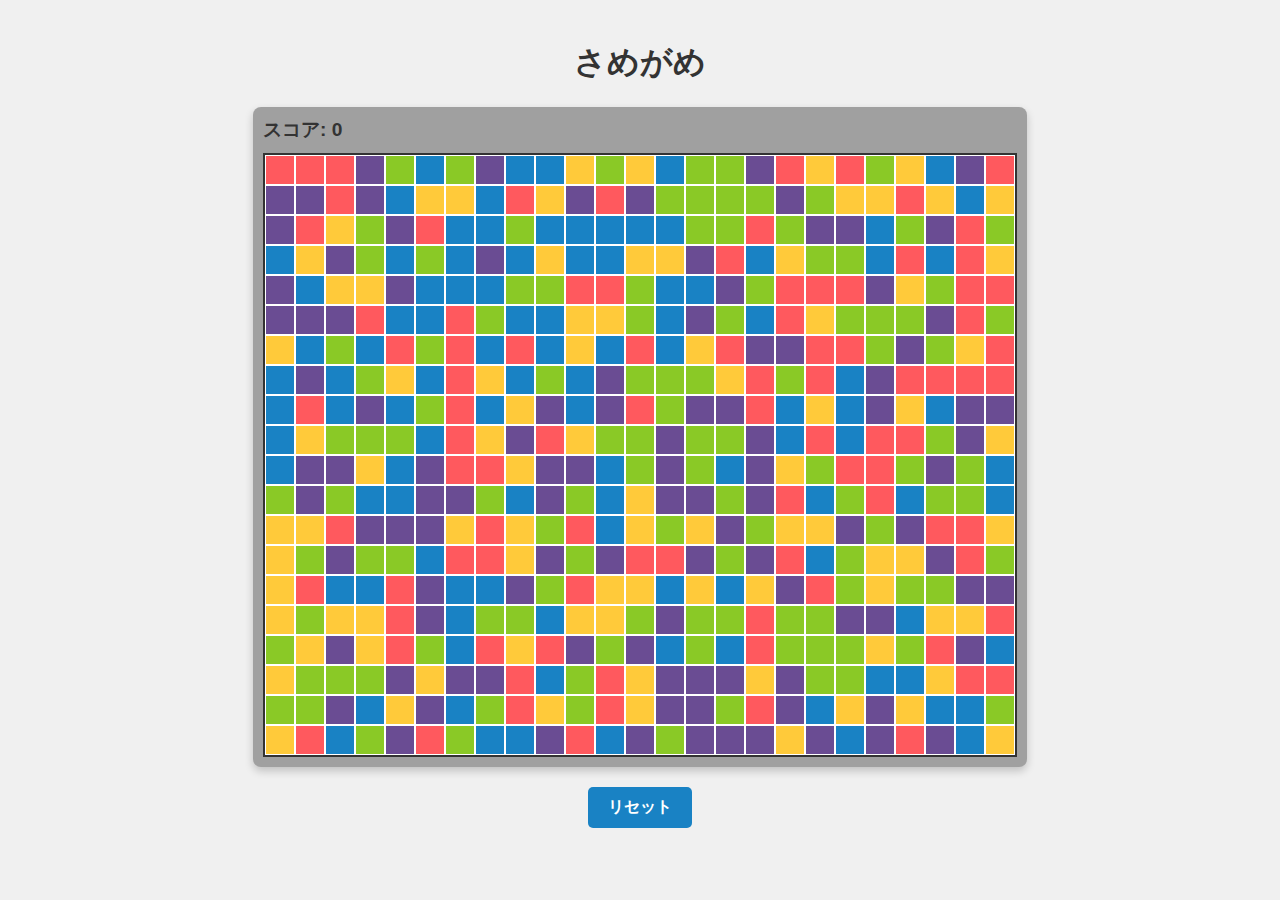
<file: samegame.html>
<!DOCTYPE html>
<html lang="ja">
<head>
    <meta charset="UTF-8">
    <meta name="viewport" content="width=device-width, initial-scale=1.0">
    <title>さめがめ</title>
    <style>
        body {
            font-family: 'Helvetica Neue', Arial, sans-serif;
            display: flex;
            flex-direction: column;
            align-items: center;
            justify-content: center;
            background-color: #f0f0f0;
            margin: 0;
            padding: 20px;
            color: #333;
        }
        h1 {
            color: #333;
        }
        #game-container {
            padding: 10px;
            background-color: #a0a0a0;
            border-radius: 8px;
            box-shadow: 0 4px 8px rgba(0,0,0,0.2);
        }
        #info-panel {
            display: flex;
            justify-content: space-between;
            width: 300px; /* game-boardの幅に合わせる */
            margin-bottom: 10px;
            font-size: 1.2em;
            font-weight: bold;
        }
        #game-board {
            display: grid;
            border: 2px solid #333;
            background-color: #c0c0c0;
            user-select: none; /* テキスト選択を無効化 */
        }
        .block {
            width: 30px;
            height: 30px;
            border: 1px solid #fff;
            box-sizing: border-box; /* borderをサイズに含める */
            cursor: pointer;
            /* transitionはハイライトのために残しても良い */
            transition: outline 0.1s, box-shadow 0.1s;
        }
        /* .block:hover の浮き出る効果を削除 */
        .highlight-group {
            outline: 2px solid white;
            outline-offset: -3px; /* 枠線を内側に引く */
            box-shadow: inset 0 0 6px rgba(0, 0, 0, 0.5);
        }
        /* 各色のスタイル */
        .color-1 { background-color: #ff595e; }
        .color-2 { background-color: #ffca3a; }
        .color-3 { background-color: #8ac926; }
        .color-4 { background-color: #1982c4; }
        .color-5 { background-color: #6a4c93; }
        #reset-button {
            margin-top: 20px;
            padding: 10px 20px;
            font-size: 1em;
            font-weight: bold;
            cursor: pointer;
            border: none;
            border-radius: 5px;
            background-color: #1982c4;
            color: white;
            transition: background-color 0.2s;
        }
        #reset-button:hover {
            background-color: #136aa0;
        }
    </style>
</head>
<body>
    <h1>さめがめ</h1>
    <div id="game-container">
        <div id="info-panel">
            <span>スコア: <span id="score">0</span></span>
        </div>
        <div id="game-board"></div>
    </div>
    <button id="reset-button">リセット</button>
    <script>
        const ROWS = 20;
        const COLS = 25;
        const NUM_COLORS = 5;
        const gameBoard = document.getElementById('game-board');
        const scoreDisplay = document.getElementById('score');
        const resetButton = document.getElementById('reset-button');
        let audioContext = null;
        function initAudioContext() {
            if (!audioContext) {
                audioContext = new (window.AudioContext || window.webkitAudioContext)();
            }
        }
        function playPopSound(count) {
            if (!audioContext) return;
            const oscillator = audioContext.createOscillator();
            const gainNode = audioContext.createGain();
            oscillator.connect(gainNode);
            gainNode.connect(audioContext.destination);
            const now = audioContext.currentTime;
            const baseFreq = 200 + count * 20;
            oscillator.type = 'triangle';
            gainNode.gain.setValueAtTime(0, now);
            gainNode.gain.linearRampToValueAtTime(0.4, now + 0.01);
            oscillator.frequency.setValueAtTime(baseFreq * 1.5, now);
            oscillator.frequency.exponentialRampToValueAtTime(baseFreq, now + 0.1);
            gainNode.gain.exponentialRampToValueAtTime(0.001, now + 0.2);
            oscillator.start(now);
            oscillator.stop(now + 0.2);
        }
        function playGameOverSound() {
            if (!audioContext) return;
            const oscillator = audioContext.createOscillator();
            const gainNode = audioContext.createGain();
            oscillator.connect(gainNode);
            gainNode.connect(audioContext.destination);
            const now = audioContext.currentTime;
            oscillator.type = 'sawtooth';
            gainNode.gain.setValueAtTime(0.3, now);
            oscillator.frequency.setValueAtTime(160, now);
            oscillator.frequency.exponentialRampToValueAtTime(80, now + 0.5);
            gainNode.gain.exponentialRampToValueAtTime(0.001, now + 0.5);
            oscillator.start(now);
            oscillator.stop(now + 0.5);
        }
        let boardData = [];
        let score = 0;
        let isGameOver = false;
        function init() {
            score = 0;
            isGameOver = false;
            updateScoreDisplay();
            gameBoard.style.gridTemplateColumns = `repeat(${COLS}, 30px)`;
            gameBoard.style.gridTemplateRows = `repeat(${ROWS}, 30px)`;
            boardData = [];
            for (let r = 0; r < ROWS; r++) {
                const row = [];
                for (let c = 0; c < COLS; c++) {
                    row.push(Math.floor(Math.random() * NUM_COLORS) + 1);
                }
                boardData.push(row);
            }
            renderBoard();
            checkGameOver();
        }
        function renderBoard() {
            gameBoard.innerHTML = '';
            for (let r = 0; r < ROWS; r++) {
                for (let c = 0; c < COLS; c++) {
                    const block = document.createElement('div');
                    if (boardData[r][c] !== 0) {
                        block.className = `block color-${boardData[r][c]}`;
                        block.dataset.row = r;
                        block.dataset.col = c;
                        block.addEventListener('click', handleBlockClick);
                        block.addEventListener('mouseover', handleMouseOver);
                        block.addEventListener('mouseout', handleMouseOut);
                    } else {
                        block.className = 'block';
                        block.style.backgroundColor = 'transparent';
                        block.style.border = 'none';
                        block.style.cursor = 'default';
                    }
                    gameBoard.appendChild(block);
                }
            }
        }
        function handleMouseOver(event) {
            const row = parseInt(event.target.dataset.row);
            const col = parseInt(event.target.dataset.col);
            const color = boardData[row][col];
            if (color === 0) return;
            const connectedBlocks = findConnectedBlocks(row, col, color);
            if (connectedBlocks.length < 2) return;
            connectedBlocks.forEach(b => {
                const index = b.r * COLS + b.c;
                const blockElement = gameBoard.children[index];
                if (blockElement) {
                    blockElement.classList.add('highlight-group');
                }
            });
        }
        function handleMouseOut() {
            const highlighted = document.querySelectorAll('#game-board .highlight-group');
            highlighted.forEach(el => {
                el.classList.remove('highlight-group');
            });
        }
        function handleBlockClick(event) {
            initAudioContext();
            if (isGameOver) return;
            const row = parseInt(event.target.dataset.row);
            const col = parseInt(event.target.dataset.col);
            const color = boardData[row][col];
            if (color === 0) return;
            const connectedBlocks = findConnectedBlocks(row, col, color);
            if (connectedBlocks.length < 2) return;
            playPopSound(connectedBlocks.length);
            score += connectedBlocks.length * (connectedBlocks.length - 1);
            updateScoreDisplay();
            connectedBlocks.forEach(b => { boardData[b.r][b.c] = 0; });
            dropBlocks();
            slideColumns();
            renderBoard();
            if (checkGameOver()) {
                isGameOver = true;
                playGameOverSound();
                setTimeout(() => alert(`ゲームオーバー！\n最終スコア: ${score}`), 100);
            }
        }
        function findConnectedBlocks(startRow, startCol, color) {
            const queue = [{r: startRow, c: startCol}];
            const visited = new Set([`${startRow},${startCol}`]);
            const connected = [];
            while (queue.length > 0) {
                const { r, c } = queue.shift();
                connected.push({ r, c });
                const directions = [[-1, 0], [1, 0], [0, -1], [0, 1]];
                for (const [dr, dc] of directions) {
                    const newR = r + dr;
                    const newC = c + dc;
                    const key = `${newR},${newC}`;
                    if (newR >= 0 && newR < ROWS && newC >= 0 && newC < COLS &&
                        !visited.has(key) && boardData[newR][newC] === color) {
                        visited.add(key);
                        queue.push({ r: newR, c: newC });
                    }
                }
            }
            return connected;
        }
        function dropBlocks() {
            for (let c = 0; c < COLS; c++) {
                let emptyRow = ROWS - 1;
                for (let r = ROWS - 1; r >= 0; r--) {
                    if (boardData[r][c] !== 0) {
                        [boardData[emptyRow][c], boardData[r][c]] = [boardData[r][c], boardData[emptyRow][c]];
                        emptyRow--;
                    }
                }
            }
        }
        function slideColumns() {
            let emptyCols = 0;
            for (let c = 0; c < COLS; c++) {
                const isColumnEmpty = boardData[ROWS - 1][c] === 0;
                if (!isColumnEmpty && emptyCols > 0) {
                    for (let r = 0; r < ROWS; r++) {
                        boardData[r][c - emptyCols] = boardData[r][c];
                        boardData[r][c] = 0;
                    }
                }
                if (isColumnEmpty) {
                    emptyCols++;
                }
            }
        }
        function checkGameOver() {
            for (let r = 0; r < ROWS; r++) {
                for (let c = 0; c < COLS; c++) {
                    const color = boardData[r][c];
                    if (color === 0) continue;
                    if (c + 1 < COLS && boardData[r][c + 1] === color) return false;
                    if (r + 1 < ROWS && boardData[r + 1][c] === color) return false;
                }
            }
            return true;
        }
        function updateScoreDisplay() {
            scoreDisplay.textContent = score;
        }
        resetButton.addEventListener('click', init);
        window.addEventListener('DOMContentLoaded', init);
    </script>
</body>
</html>
</file>
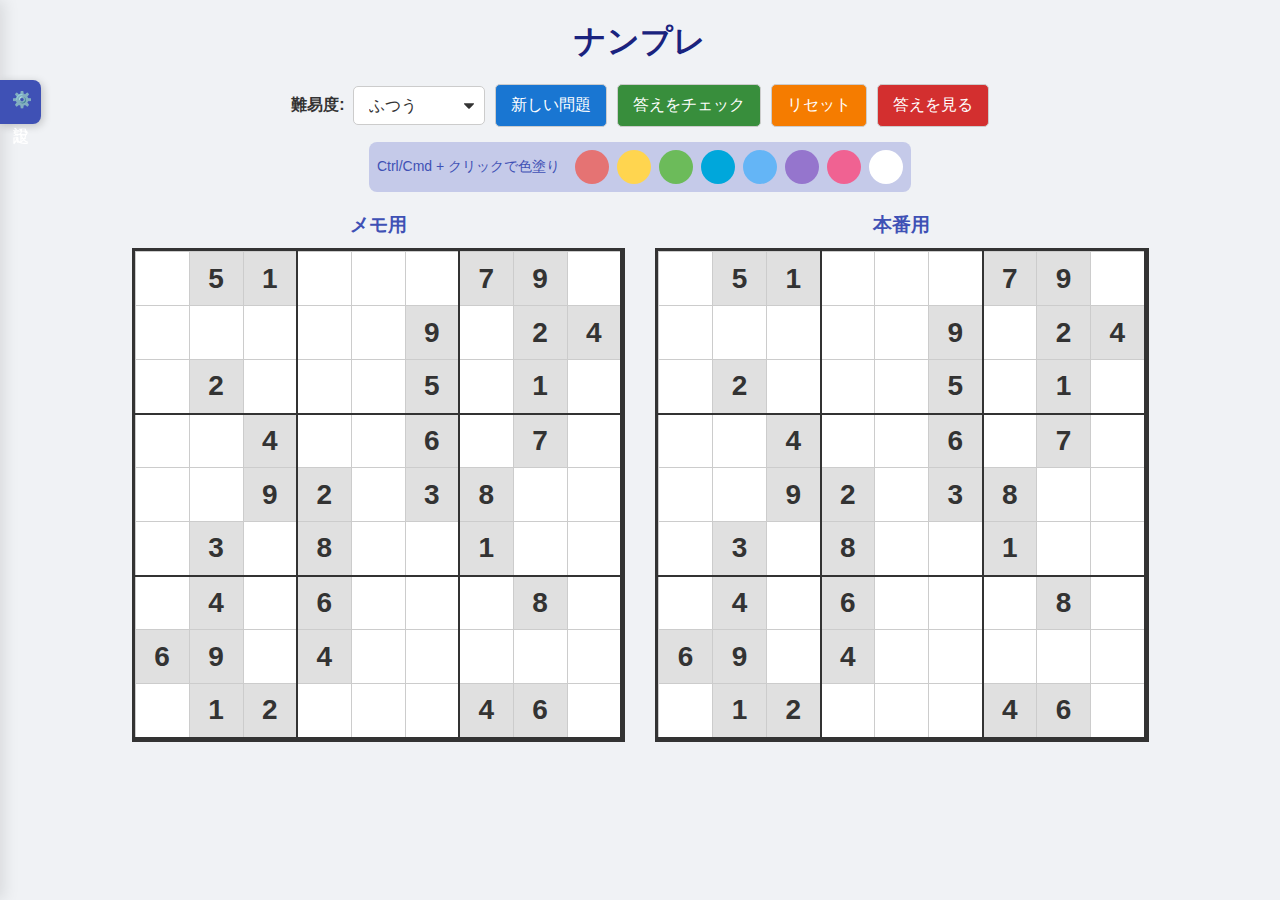
<file: sudoku.html>
<!DOCTYPE html>
<html lang="ja">
<head>
    <meta charset="UTF-8">
    <meta name="viewport" content="width=device-width, initial-scale=1.0">
    <title>ナンプレ（上級者対応版）</title>
    <style>
        /* --- グローバルスタイル --- */
        body {
            font-family: -apple-system, BlinkMacSystemFont, 'Segoe UI', Roboto, 'Helvetica Neue', Arial, sans-serif;
            display: flex;
            flex-direction: column;
            align-items: center;
            background-color: #f0f2f5;
            color: #333;
            margin: 0;
            padding: 20px;
        }
        h1 {
            color: #1a237e;
            margin-top: 0;
            margin-bottom: 20px;
        }

        /* --- 操作パネル --- */
        #controls {
            display: flex;
            gap: 10px;
            margin-bottom: 15px;
            align-items: center;
            flex-wrap: wrap;
            justify-content: center;
        }
        .control-group {
            display: flex;
            align-items: center;
            gap: 8px;
        }
        #controls label {
            font-weight: bold;
        }
        #controls select, #controls button, .control-button {
            padding: 10px 15px;
            font-size: 16px;
            border: 1px solid #ccc;
            border-radius: 5px;
            cursor: pointer;
            transition: all 0.3s;
            -webkit-appearance: none;
            -moz-appearance: none;
            appearance: none;
        }
        #controls select {
            background-color: white;
            color: #333;
            background-image: url('data:image/svg+xml;charset=US-ASCII,%3Csvg%20xmlns%3D%22http%3A//www.w3.org/2000/svg%22%20width%3D%22292.4%22%20height%3D%22292.4%22%3E%3Cpath%20fill%3D%22%23333333%22%20d%3D%22M287%2069.4a17.6%2017.6%200%200%200-13-5.4H18.4c-5%200-9.3%201.8-12.9%205.4A17.6%2017.6%200%200%200%200%2082.2c0%205%201.8%209.3%205.4%2012.9l128%20127.9c3.6%203.6%207.8%205.4%2012.8%205.4s9.2-1.8%2012.8-5.4L287%2095c3.5-3.5%205.4-7.8%205.4-12.8%200-5-1.9-9.4-5.4-13z%22/%3E%3C/svg%3E');
            background-repeat: no-repeat;
            background-position: right 10px center;
            background-size: 10px;
            padding-right: 35px;
        }
        #new-game-btn { background-color: #1976d2; color: white; }
        #check-btn { background-color: #388e3c; color: white; }
        #reset-btn { background-color: #f57c00; color: white; }
        #give-up-btn { background-color: #d32f2f; color: white; }
        #give-up-btn:hover { background-color: #c62828; }
        #controls button:disabled, #controls select:disabled, .control-button:disabled {
            background-color: #bdbdbd;
            cursor: not-allowed;
            opacity: 0.7;
        }

        /* --- 設定パネル --- */
        #settings-toggle-btn {
            position: fixed; top: 80px; left: 0; z-index: 1001;
            padding: 10px; font-size: 16px; background-color: #3f51b5;
            color: white; border: none; border-radius: 0 8px 8px 0;
            cursor: pointer; box-shadow: 2px 2px 8px rgba(0,0,0,0.2);
            writing-mode: vertical-rl; text-orientation: mixed;
        }
        #settings-panel {
            position: fixed; top: 0; left: 0; width: 350px; height: 100%;
            background-color: #f8f9fa; border-right: 1px solid #ddd;
            box-shadow: 4px 0 15px rgba(0,0,0,0.1); z-index: 1000;
            transform: translateX(-100%); transition: transform 0.3s ease-in-out;
            padding: 20px 20px 20px 60px; box-sizing: border-box;
            display: flex; flex-direction: column; gap: 25px; overflow-y: auto;
        }
        #settings-panel.open {
            transform: translateX(0);
        }
        .settings-section {
            display: flex; flex-direction: column; gap: 10px;
        }
        .settings-section h4 {
            margin: 0 0 5px 0; color: #1a237e;
            border-bottom: 2px solid #c5cae9; padding-bottom: 5px;
        }
        .settings-section label {
            display: flex; align-items: center; gap: 8px; font-size: 15px;
        }
        .share-group {
            display: flex; flex-direction: column; align-items: stretch; gap: 8px;
        }
        .share-group .input-wrapper { display: flex; gap: 8px; }
        .share-group input[type="text"] {
            flex-grow: 1; padding: 8px; border: 1px solid #ccc;
            border-radius: 4px; font-size: 14px;
            font-family: inherit;
        }
        .share-group button { padding: 8px 12px; font-size: 14px; flex-shrink: 0; }
        #copy-code-btn { background-color: #3f51b5; color: white; }
        #load-code-btn { background-color: #0288d1; color: white; }

        /* --- カラーパレット --- */
        #palette-container {
            display: flex; align-items: center; gap: 15px;
            margin-bottom: 20px; padding: 8px;
            background-color: #c5cae9; border-radius: 8px;
        }
        #color-palette { display: flex; gap: 8px; }
        .color-swatch {
            width: 30px; height: 30px; border-radius: 50%;
            cursor: pointer; border: 2px solid transparent;
            transition: transform 0.2s, border-color 0.2s;
        }
        .color-swatch[style*="#ffffff"] { border-color: #ccc; }
        .color-swatch:hover { transform: scale(1.1); }
        .color-swatch.selected { border-color: #1976d2; transform: scale(1.2); }
        #color-help-text { font-size: 14px; color: #3f51b5; font-weight: 500; margin: 0; }

        /* --- ゲームコンテナ --- */
        #game-container {
            display: flex; gap: 30px; align-items: flex-start; flex-wrap: wrap;
        }
        .board-wrapper {
            display: flex; flex-direction: column; align-items: center;
        }
        .board-label {
            font-size: 1.2em; font-weight: bold; margin-bottom: 10px; color: #3f51b5;
        }

        /* --- 数独ボード --- */
        .sudoku-board { border: 3px solid #333; }
        .sudoku-board table { border-collapse: collapse; table-layout: fixed; }
        .sudoku-board td {
            width: 54px; height: 54px; overflow: hidden;
            padding: 0; box-sizing: border-box; position: relative;
            border: 1px solid #ccc; font-size: 0; vertical-align: top;
            transition: background-color 0.3s;
        }
        .sudoku-board td:nth-child(3n) { border-right: 2px solid #333; }
        .sudoku-board tr:nth-child(3n) td { border-bottom: 2px solid #333; }
        .sudoku-board td:focus-within, .sudoku-board td.focused {
            outline: 2px solid #1976d2; z-index: 20;
        }

        /* --- マスと数字のスタイル --- */
        .given-number, .user-input-display {
            width: 100%; height: 100%; display: flex; align-items: center;
            justify-content: center; font-size: 28px; font-weight: bold;
            box-sizing: border-box; background-color: transparent;
        }
        .given-number { color: #333; }
        .user-input-display { color: #1976d2; }
        .user-input-field {
            position: absolute; top: 0; left: 0; width: 100%; height: 100%;
            text-align: center; border: none; background: transparent;
            color: transparent; font-size: 28px; padding: 0; caret-color: #1976d2;
            ime-mode: disabled;
        }
        .user-input-field:focus { outline: none; }

        /* --- マスの状態に応じたスタイル --- */
        .sudoku-board td:has(.given-number) { background-color: #e0e0e0; }
        .sudoku-board td:has(.memo-input-cell), .sudoku-board td:has(.user-input-display) { background-color: #fff; }
        .user-input-display.incorrect { background-color: #e57373 !important; color: #c62828 !important; }
        .user-input-display.solved-cell { color: #388e3c !important; }
        .user-input-display.revealed-answer { color: #d32f2f !important; }
        .user-input-display.revealed-empty-text { color: #f57c00 !important; }
        .highlight-conflict { background-color: rgba(229, 115, 115, 0.4) !important; }

        /* --- マスの色付け用スタイル --- */
        .cell-color-1 { background-color: #e57373 !important; }
        .cell-color-2 { background-color: #ffd54f !important; }
        .cell-color-3 { background-color: #6cbb5a !important; }
        .cell-color-4 { background-color: #00a7db !important; }
        .cell-color-5 { background-color: #64b5f6 !important; }
        .cell-color-6 { background-color: #9575cd !important; }
        .cell-color-7 { background-color: #f06292 !important; }

        /* --- メモ機能のスタイル --- */
        .memo-input-cell { cursor: pointer; }
        .memo-grid {
            width: 100%; height: 100%; display: grid;
            grid-template-columns: repeat(3, 1fr);
            grid-template-rows: repeat(3, 1fr);
            pointer-events: none;
        }
        .memo-cell {
            font-size: 14px; font-weight: 500; color: #424242;
            display: flex; align-items: center; justify-content: center;
            visibility: hidden;
            transition: color 0.3s, background-color 0.3s;
        }
        .memo-cell.visible { visibility: visible; }
        .memo-cell.conflict-memo {
            background-color: rgba(229, 115, 115, 0.9) !important;
            color: white !important;
            border-radius: 3px;
            font-weight: 700 !important;
        }

        /* --- メッセージエリア --- */
        #message {
            margin-top: 20px; font-size: 18px; font-weight: bold; height: 25px;
        }
        .success { color: #388e3c; }
        .error { color: #d32f2f; }
        .info { color: #f57c00; }
    </style>
</head>

<body>
    <!-- 設定パネル (左からスライドイン) -->
    <button id="settings-toggle-btn">⚙️ 設定</button>
    <div id="settings-panel" class="closed">
        <!-- ハイライト設定 -->
        <div id="error-check-settings" class="settings-section">
            <h4>ハイライト設定</h4>
            <label>
                <input type="checkbox" id="check-main-conflict-toggle" checked>
                本番マスの重複をハイライト
            </label>
            <label>
                <input type="checkbox" id="check-memo-conflict-toggle" checked>
                メモの重複をハイライト
            </label>
        </div>
        <!-- 盤面共有 -->
        <div id="share-container" class="settings-section">
            <h4>盤面の共有</h4>
            <div class="share-group">
                <label for="puzzle-code-display">盤面コード:</label>
                <div class="input-wrapper">
                    <input type="text" id="puzzle-code-display" readonly>
                    <button id="copy-code-btn" class="control-button">コピー</button>
                </div>
            </div>
            <div class="share-group">
                <label for="puzzle-code-input">コードを読み込み:</label>
                <div class="input-wrapper">
                    <input type="text" id="puzzle-code-input" placeholder="ここにコードを貼り付け">
                    <button id="load-code-btn" class="control-button">読込</button>
                </div>
            </div>
        </div>
    </div>

    <!-- メインコンテンツ -->
    <h1>ナンプレ</h1>

    <!-- 操作パネル -->
    <div id="controls">
        <div class="control-group">
            <label for="difficulty">難易度:</label>
            <select id="difficulty">
                <option value="easy">かんたん</option>
                <option value="medium" selected>ふつう</option>
                <option value="hard">むずかしい</option>
                <option value="insane">神レベル</option>
            </select>
        </div>
        <button id="new-game-btn">新しい問題</button>
        <button id="check-btn">答えをチェック</button>
        <button id="reset-btn">リセット</button>
        <button id="give-up-btn">答えを見る</button>
    </div>

    <!-- カラーパレット -->
    <div id="palette-container">
        <p id="color-help-text">Ctrl/Cmd + クリックで色塗り</p>
        <div id="color-palette"></div>
    </div>

    <!-- ゲーム盤 -->
    <div id="game-container">
        <div class="board-wrapper">
            <div class="board-label">メモ用</div>
            <div id="memo-board" class="sudoku-board"></div>
        </div>
        <div class="board-wrapper">
            <div class="board-label">本番用</div>
            <div id="main-board" class="sudoku-board"></div>
        </div>
    </div>

    <!-- メッセージ表示エリア -->
    <div id="message"></div>

    <script>
        document.addEventListener('DOMContentLoaded', () => {

            // --- 定数 (Constants) ---
            const paletteColors = ['#e57373', '#ffd54f', '#6cbb5a', '#00a7db', '#64b5f6', '#9575cd', '#f06292', '#ffffff'];
            const difficultyLevels = {
                easy: { minHints: 36, requiredLevel: 1 },
                medium: { minHints: 30, requiredLevel: 1 },
                hard: { minHints: 26, requiredLevel: 2 },
                insane: { minHints: 21, requiredLevel: 4 }
            };
            const MAX_GENERATION_ATTEMPTS = 1500; // 安全のための最大試行回数

            // --- 状態変数 (State Variables) ---
            let solution = [], puzzle = [], memoGrid = [], cellColors = [], userInputs = [];
            let selectedColorClass = '', isCheckMainConflictEnabled = true, isCheckMemoConflictEnabled = true;

            // --- DOM要素 (DOM Elements) ---
            const memoBoardElement = document.getElementById('memo-board');
            const mainBoardElement = document.getElementById('main-board');
            const messageElement = document.getElementById('message');
            const paletteContainer = document.getElementById('palette-container');
            const colorPaletteElement = document.getElementById('color-palette');
            const newGameBtn = document.getElementById('new-game-btn');
            const checkBtn = document.getElementById('check-btn');
            const resetBtn = document.getElementById('reset-btn');
            const giveUpBtn = document.getElementById('give-up-btn');
            const difficultySelect = document.getElementById('difficulty');
            const puzzleCodeDisplay = document.getElementById('puzzle-code-display');
            const copyCodeBtn = document.getElementById('copy-code-btn');
            const puzzleCodeInput = document.getElementById('puzzle-code-input');
            const loadCodeBtn = document.getElementById('load-code-btn');
            const settingsToggleBtn = document.getElementById('settings-toggle-btn');
            const settingsPanel = document.getElementById('settings-panel');
            const checkMainConflictToggle = document.getElementById('check-main-conflict-toggle');
            const checkMemoConflictToggle = document.getElementById('check-memo-conflict-toggle');

            // --- イベントリスナーの登録 (Event Listeners) ---
            newGameBtn.addEventListener('click', createNewGame);
            checkBtn.addEventListener('click', checkSolution);
            resetBtn.addEventListener('click', resetBoard);
            giveUpBtn.addEventListener('click', showSolution);
            copyCodeBtn.addEventListener('click', copyPuzzleCode);
            loadCodeBtn.addEventListener('click', loadPuzzleFromCode);
            settingsToggleBtn.addEventListener('click', () => settingsPanel.classList.toggle('open'));
            checkMainConflictToggle.addEventListener('change', (e) => { isCheckMainConflictEnabled = e.target.checked; checkAllConflicts(); });
            checkMemoConflictToggle.addEventListener('change', (e) => { isCheckMemoConflictEnabled = e.target.checked; checkAllConflicts(); });
            document.addEventListener('click', (e) => { if (settingsPanel.classList.contains('open') && !settingsPanel.contains(e.target) && e.target !== settingsToggleBtn) { settingsPanel.classList.remove('open'); } });


            // --- 初期化・ゲーム設定 (Initialization & Game Setup) ---

            /* --- 追加 --- */
            /**
             * バックトラッキングで盤面の解の数を数える (2つ見つかった時点で終了)
             * @param {number[][]} board - チェックする盤面
             * @returns {number} - 解の数 (0, 1, or 2) 2は2つ以上を意味する
             */
            function countSolutions(board) {
                let count = 0;

                function isSafe(r, c, num) {
                    for (let i = 0; i < 9; i++) {
                        if (board[r][i] === num || board[i][c] === num) {
                            return false;
                        }
                    }
                    const startRow = r - r % 3, startCol = c - c % 3;
                    for (let i = 0; i < 3; i++) {
                        for (let j = 0; j < 3; j++) {
                            if (board[i + startRow][j + startCol] === num) {
                                return false;
                            }
                        }
                    }
                    return true;
                }

                function solve() {
                    let find = findEmpty(board);
                    if (!find) {
                        count++;
                        return count >= 2; // 2つ以上見つかったら true を返して探索を打ち切る
                    }
                    
                    const [r, c] = find;

                    for (let num = 1; num <= 9; num++) {
                        if (isSafe(r, c, num)) {
                            board[r][c] = num;
                            if (solve()) {
                                return true; // 上位の呼び出しに探索打ち切りを伝える
                            }
                            board[r][c] = 0; // バックトラック
                        }
                    }
                    return false; // この分岐では解が見つからなかった or 2つは見つかっていない
                }

                function findEmpty(board) {
                    for (let r = 0; r < 9; r++) {
                        for (let c = 0; c < 9; c++) {
                            if (board[r][c] === 0) {
                                return [r, c];
                            }
                        }
                    }
                    return null;
                }

                solve();
                return count;
            }

            /**
             * 問題生成に失敗した場合、必ず成功するまで内部でリトライを続けるロジック
             */
            function createNewGame() {
                messageElement.textContent = '問題を作成中...';
                messageElement.className = 'info';
                [newGameBtn, checkBtn, resetBtn, giveUpBtn, difficultySelect].forEach(el => el.disabled = true);
                paletteContainer.style.pointerEvents = 'none';

                setTimeout(() => {
                    const difficultySetting = difficultyLevels[difficultySelect.value];
                    let finalPuzzle, finalSolution;

                    // 条件を満たす問題が生成されるまで、リトライする
                    for (let attempt = 0; attempt < MAX_GENERATION_ATTEMPTS; attempt++) {
                        // 1. 新しい完成盤面を生成する
                        const newSolution = generateNewSolution();
                        let currentPuzzle = JSON.parse(JSON.stringify(newSolution));
                        
                        // 2. 削除候補となるマスのリストを作成し、シャッフルする
                        let cellIndices = [];
                        for (let i = 0; i < 40; i++) cellIndices.push(i);
                        cellIndices.push(40); // 中央のマス
                        shuffle(cellIndices);

                        // 3. マスを対称的に削除していく（穴掘り）
                        let removedCount = 0;
                        for (const cellIndex of cellIndices) {
                            if (81 - removedCount <= difficultySetting.minHints) {
                                break;
                            }

                            const r1 = Math.floor(cellIndex / 9), c1 = cellIndex % 9;
                            const r2 = 8 - r1, c2 = 8 - c1;
                            const temp1 = currentPuzzle[r1][c1], temp2 = currentPuzzle[r2][c2];

                            if (temp1 === 0) continue;

                            currentPuzzle[r1][c1] = 0;
                            if (cellIndex !== 40) currentPuzzle[r2][c2] = 0;

                            /* --- 変更 --- */
                            // 4. この時点で解けるかと、解の一意性を検証
                            const tempBoardForLevelCheck = JSON.parse(JSON.stringify(currentPuzzle));
                            const tempBoardForUniquenessCheck = JSON.parse(JSON.stringify(currentPuzzle));
                            const solutionCount = countSolutions(tempBoardForUniquenessCheck);

                            if (solutionCount !== 1 || !solveWithLevel(tempBoardForLevelCheck, difficultySetting.requiredLevel)) {
                                // 解が一意でない、または指定レベルで解けない（難しすぎる）なら元に戻す
                                currentPuzzle[r1][c1] = temp1;
                                if (cellIndex !== 40) currentPuzzle[r2][c2] = temp2;
                            } else {
                                // 成功したら削除数をカウント
                                removedCount += (cellIndex === 40) ? 1 : 2;
                            }
                            /* --- 変更ここまで --- */
                        }
                        
                        // 5. 生成された問題が、要求難易度を正確に満たしているか最終チェック
                        const isHardEnough = difficultySetting.requiredLevel > 1 ?
                            !solveWithLevel(JSON.parse(JSON.stringify(currentPuzzle)), difficultySetting.requiredLevel - 1) :
                            true;

                        // 6. 条件を満たしていれば、この問題を最終版として採用し、ループを抜ける
                        if (isHardEnough) {
                            finalPuzzle = currentPuzzle;
                            finalSolution = newSolution;
                            break;
                        }
                    }

                    if (!finalPuzzle) {
                        messageElement.textContent = '問題生成がタイムアウトしました。ブラウザをリロードしてください。';
                        messageElement.className = 'error';
                        [newGameBtn, difficultySelect].forEach(el => el.disabled = false);
                        return;
                    }

                    puzzle = finalPuzzle;
                    solution = finalSolution;

                    resetBoardState();
                    messageElement.textContent = '';
                    [newGameBtn, checkBtn, resetBtn, giveUpBtn, difficultySelect].forEach(el => el.disabled = false);
                    paletteContainer.style.pointerEvents = 'auto';
                }, 10);
            }
            
            /**
             * 指定されたレベルまでのテクニックで盤面を解く高速ソルバー
             */
            function solveWithLevel(board, level) {
                const candidates = calculateAllCandidates(board);
                while (true) {
                    let changed = false;
                    let nakedSingleFound;
                    do {
                        nakedSingleFound = false;
                        for (let r = 0; r < 9; r++) {
                            for (let c = 0; c < 9; c++) {
                                if (board[r][c] === 0 && candidates[r][c].size === 1) {
                                    const num = candidates[r][c].values().next().value;
                                    board[r][c] = num;
                                    updateCandidates(candidates, r, c, num);
                                    changed = true;
                                    nakedSingleFound = true;
                                }
                            }
                        }
                    } while (nakedSingleFound);

                    if (findAndFillHiddenSingles(board, candidates)) {
                        changed = true;
                        continue;
                    }
                    if (level >= 2 && findAndApplyXWing(board, candidates)) {
                        changed = true;
                        continue;
                    }
                    if (level >= 3 && findAndApplySwordfish(board, candidates)) {
                        changed = true;
                        continue;
                    }
                    if (level >= 4 && findAndApplyXYWing(board, candidates)) {
                        changed = true;
                        continue;
                    }
                    if (!changed) break;
                }
                for (let r = 0; r < 9; r++) {
                    for (let c = 0; c < 9; c++) {
                        if (board[r][c] === 0) return false;
                    }
                }
                return true;
            }
            
            function updateCandidates(candidates, r, c, num) {
                candidates[r][c].clear();
                for (let j = 0; j < 9; j++) candidates[r][j].delete(num);
                for (let i = 0; i < 9; i++) candidates[i][c].delete(num);
                const startRow = r - r % 3, startCol = c - c % 3;
                for (let i = 0; i < 3; i++) for (let j = 0; j < 3; j++) candidates[startRow + i][startCol + j].delete(num);
            }

            function findAndApplySwordfish(board, candidates) {
                let changed = false;
                for (let n = 1; n <= 9; n++) {
                    const rowsWithCands = [];
                    for (let r = 0; r < 9; r++) {
                        const candCols = [];
                        for (let c = 0; c < 9; c++) if (board[r][c] === 0 && candidates[r][c].has(n)) candCols.push(c);
                        if (candCols.length >= 2 && candCols.length <= 3) rowsWithCands.push({ row: r, cols: candCols });
                    }
                    if (rowsWithCands.length >= 3) {
                        for (let i = 0; i < rowsWithCands.length; i++) {
                            for (let j = i + 1; j < rowsWithCands.length; j++) {
                                for (let k = j + 1; k < rowsWithCands.length; k++) {
                                    const r_data = [rowsWithCands[i], rowsWithCands[j], rowsWithCands[k]];
                                    const allCols = new Set([...r_data[0].cols, ...r_data[1].cols, ...r_data[2].cols]);
                                    if (allCols.size === 3) {
                                        const baseRows = [r_data[0].row, r_data[1].row, r_data[2].row];
                                        for (const c of allCols) {
                                            for (let r_idx = 0; r_idx < 9; r_idx++) {
                                                if (!baseRows.includes(r_idx) && candidates[r_idx][c].has(n)) {
                                                    candidates[r_idx][c].delete(n);
                                                    changed = true;
                                                }
                                            }
                                        }
                                        if (changed) return true;
                                    }
                                }
                            }
                        }
                    }

                    const colsWithCands = [];
                    for (let c = 0; c < 9; c++) {
                        const candRows = [];
                        for (let r = 0; r < 9; r++) if (board[r][c] === 0 && candidates[r][c].has(n)) candRows.push(r);
                        if (candRows.length >= 2 && candRows.length <= 3) colsWithCands.push({ col: c, rows: candRows });
                    }
                    if (colsWithCands.length >= 3) {
                         for (let i = 0; i < colsWithCands.length; i++) {
                            for (let j = i + 1; j < colsWithCands.length; j++) {
                                for (let k = j + 1; k < colsWithCands.length; k++) {
                                    const c_data = [colsWithCands[i], colsWithCands[j], colsWithCands[k]];
                                    const allRows = new Set([...c_data[0].rows, ...c_data[1].rows, ...c_data[2].rows]);
                                    if (allRows.size === 3) {
                                        const baseCols = [c_data[0].col, c_data[1].col, c_data[2].col];
                                        for (const r of allRows) {
                                            for (let c_idx = 0; c_idx < 9; c_idx++) {
                                                if (!baseCols.includes(c_idx) && candidates[r][c_idx].has(n)) {
                                                    candidates[r][c_idx].delete(n);
                                                    changed = true;
                                                }
                                            }
                                        }
                                        if (changed) return true;
                                    }
                                }
                            }
                        }
                    }
                }
                return false;
            }

            function findAndApplyXYWing(board, candidates) {
                let changed = false;
                const bivalueCells = [];
                for (let r = 0; r < 9; r++) for (let c = 0; c < 9; c++) if (board[r][c] === 0 && candidates[r][c].size === 2) bivalueCells.push({ r, c, cands: Array.from(candidates[r][c]) });
                if (bivalueCells.length < 3) return false;

                for (let i = 0; i < bivalueCells.length; i++) {
                    const pivot = bivalueCells[i];
                    const [X, Y] = pivot.cands;
                    const pincerCands = bivalueCells.filter((cell, j) => i !== j && areInSameUnit(pivot.r, pivot.c, cell.r, cell.c));
                    if (pincerCands.length < 2) continue;
                    
                    for (let j = 0; j < pincerCands.length; j++) {
                        for (let k = j + 1; k < pincerCands.length; k++) {
                            const pincer1 = pincerCands[j], pincer2 = pincerCands[k];
                            if (areInSameUnit(pincer1.r, pincer1.c, pincer2.r, pincer2.c)) continue;
                            
                            const cands1 = pincer1.cands, cands2 = pincer2.cands;
                            let Z = -1;
                            if (cands1.includes(X) && !cands1.includes(Y) && cands2.includes(Y) && !cands2.includes(X)) { const z1 = cands1.find(n => n !== X), z2 = cands2.find(n => n !== Y); if (z1 === z2) Z = z1; }
                            else if (cands1.includes(Y) && !cands1.includes(X) && cands2.includes(X) && !cands2.includes(Y)) { const z1 = cands1.find(n => n !== Y), z2 = cands2.find(n => n !== X); if (z1 === z2) Z = z1; }
                            
                            if (Z !== -1) {
                                const peers1 = getPeersSet(pincer1.r, pincer1.c), peers2 = getPeersSet(pincer2.r, pincer2.c);
                                for (const p2_key of peers2) {
                                    if (peers1.has(p2_key)) {
                                        const [r, c] = p2_key.split(',').map(Number);
                                        if (board[r][c] === 0 && candidates[r][c].has(Z)) {
                                            candidates[r][c].delete(Z);
                                            changed = true;
                                        }
                                    }
                                }
                                if (changed) return true;
                            }
                        }
                    }
                }
                return false;
            }
            
            function areInSameUnit(r1, c1, r2, c2) {
                if (r1 === r2 || c1 === c2) return true;
                return Math.floor(r1 / 3) === Math.floor(r2 / 3) && Math.floor(c1 / 3) === Math.floor(c2 / 3);
            }

            function getPeersSet(r, c) {
                const peers = new Set();
                for (let i = 0; i < 9; i++) { if (i !== c) peers.add(`${r},${i}`); if (i !== r) peers.add(`${i},${c}`); }
                const startRow = r - r % 3, startCol = c - c % 3;
                for (let i = 0; i < 3; i++) for (let j = 0; j < 3; j++) {
                    const pr = startRow + i, pc = startCol + j;
                    if (pr !== r || pc !== c) peers.add(`${pr},${pc}`);
                }
                return peers;
            }

            function findAndApplyXWing(board, candidates) {
                let changed = false;
                for (let n = 1; n <= 9; n++) {
                    const rowsWithTwoCandidates = [];
                    for (let r = 0; r < 9; r++) {
                        const candidateCols = [];
                        for (let c = 0; c < 9; c++) if (board[r][c] === 0 && candidates[r][c].has(n)) candidateCols.push(c);
                        if (candidateCols.length === 2) rowsWithTwoCandidates.push({ row: r, cols: candidateCols });
                    }
                    for (let i = 0; i < rowsWithTwoCandidates.length; i++) {
                        for (let j = i + 1; j < rowsWithTwoCandidates.length; j++) {
                            const r1 = rowsWithTwoCandidates[i], r2 = rowsWithTwoCandidates[j];
                            if (r1.cols[0] === r2.cols[0] && r1.cols[1] === r2.cols[1]) {
                                for (let c of r1.cols) for (let r_idx = 0; r_idx < 9; r_idx++) if (r_idx !== r1.row && r_idx !== r2.row) if (candidates[r_idx][c].has(n)) { candidates[r_idx][c].delete(n); changed = true; }
                            }
                        }
                    }
                    if (changed) return true;
                    const colsWithTwoCandidates = [];
                     for (let c = 0; c < 9; c++) {
                        const candidateRows = [];
                        for (let r = 0; r < 9; r++) if (board[r][c] === 0 && candidates[r][c].has(n)) candidateRows.push(r);
                        if (candidateRows.length === 2) colsWithTwoCandidates.push({ col: c, rows: candidateRows });
                    }
                     for (let i = 0; i < colsWithTwoCandidates.length; i++) {
                        for (let j = i + 1; j < colsWithTwoCandidates.length; j++) {
                            const c1 = colsWithTwoCandidates[i], c2 = colsWithTwoCandidates[j];
                            if (c1.rows[0] === c2.rows[0] && c1.rows[1] === c2.rows[1]) {
                                for (let r of c1.rows) for (let c_idx = 0; c_idx < 9; c_idx++) if (c_idx !== c1.col && c_idx !== c2.col) if (candidates[r][c_idx].has(n)) { candidates[r][c_idx].delete(n); changed = true; }
                            }
                        }
                    }
                    if (changed) return true;
                }
                return changed;
            }
            
            function calculateAllCandidates(board) { const candidates = Array(9).fill(0).map(() => Array(9).fill(0).map(() => new Set())); for (let r = 0; r < 9; r++) { for (let c = 0; c < 9; c++) { if (board[r][c] === 0) { const allNums = new Set([1, 2, 3, 4, 5, 6, 7, 8, 9]); for (let i = 0; i < 9; i++) allNums.delete(board[r][i]); for (let i = 0; i < 9; i++) allNums.delete(board[i][c]); const startRow = r - r % 3, startCol = c - c % 3; for (let i = 0; i < 3; i++) for (let j = 0; j < 3; j++) allNums.delete(board[i + startRow][j + startCol]); candidates[r][c] = allNums; } } } return candidates; }
            function findAndFillHiddenSingles(board, candidates) { let overallChanged = false; const checkUnit = (unit) => { let changedInUnit = false; for (let n = 1; n <= 9; n++) { const possibleCells = []; for (const [r, c] of unit) { if (board[r][c] === 0 && candidates[r][c].has(n)) { possibleCells.push([r, c]); } } if (possibleCells.length === 1) { const [r, c] = possibleCells[0]; if (board[r][c] === 0) { board[r][c] = n; updateCandidates(candidates, r, c, n); changedInUnit = true; overallChanged = true; } } } return changedInUnit; }; let changedInLoop; do { changedInLoop = false; for (let i = 0; i < 9; i++) { if (checkUnit(Array.from({length: 9}, (_, c) => [i, c]))) changedInLoop = true; if (checkUnit(Array.from({length: 9}, (_, r) => [r, i]))) changedInLoop = true; } for (let br = 0; br < 3; br++) { for (let bc = 0; bc < 3; bc++) { const unit = []; for (let i = 0; i < 3; i++) for (let j = 0; j < 3; j++) unit.push([br * 3 + i, bc * 3 + j]); if (checkUnit(unit)) changedInLoop = true; } } } while (changedInLoop); return overallChanged; }
            function initializeColorPalette() { colorPaletteElement.innerHTML = ''; paletteColors.forEach((color, index) => { const swatch = document.createElement('div'); swatch.className = 'color-swatch'; swatch.style.backgroundColor = color; swatch.dataset.selection = (color === '#ffffff') ? 'clear' : `cell-color-${index + 1}`; swatch.addEventListener('click', () => { const clickedSelection = swatch.dataset.selection; if (selectedColorClass === clickedSelection) { selectedColorClass = ''; document.querySelector('.color-swatch.selected')?.classList.remove('selected'); } else { selectedColorClass = clickedSelection; document.querySelector('.color-swatch.selected')?.classList.remove('selected'); swatch.classList.add('selected'); } }); colorPaletteElement.appendChild(swatch); }); }
            function resetBoard() { resetBoardState(); }
            function resetBoardState() { cellColors = Array(9).fill(0).map(() => Array(9).fill('')); memoGrid = Array(9).fill(0).map(() => Array(9).fill(0).map(() => [])); userInputs = Array(9).fill(0).map(() => Array(9).fill(0)); drawBoards(); checkAllConflicts(); updatePuzzleCode(); messageElement.textContent = ''; [checkBtn, resetBtn, giveUpBtn].forEach(btn => btn.disabled = false); }
            function drawBoards() { let memoHTML = '<table>'; let mainHTML = '<table>'; for (let i = 0; i < 9; i++) { memoHTML += '<tr>'; mainHTML += '<tr>'; for (let j = 0; j < 9; j++) { const colorClass = cellColors[i][j] ? ` ${cellColors[i][j]}` : ''; const tdAttributes = `class="${colorClass}" data-row="${i}" data-col="${j}"`; if (puzzle[i][j] !== 0) { const givenCell = `<td ${tdAttributes}><div class="given-number">${puzzle[i][j]}</div></td>`; memoHTML += givenCell; mainHTML += givenCell; } else { const userInput = userInputs[i][j]; const displayValue = userInput || ''; const memoContent = `<div class="memo-input-cell" tabindex="0">${getMemoGridHTML()}</div>`; const mainContent = `<div class="user-input-display">${displayValue}</div><input type="text" class="user-input-field" maxlength="1" data-row="${i}" data-col="${j}" value="${displayValue}">`; memoHTML += `<td ${tdAttributes}>${memoContent}</td>`; mainHTML += `<td ${tdAttributes}>${mainContent}</td>`; } } memoHTML += '</tr>'; mainHTML += '</tr>'; } memoBoardElement.innerHTML = memoHTML + '</table>'; mainBoardElement.innerHTML = mainHTML + '</table>'; [...memoBoardElement.querySelectorAll('td'), ...mainBoardElement.querySelectorAll('td')].forEach(cell => { cell.addEventListener('click', handleCellColoring); }); memoBoardElement.querySelectorAll('.memo-input-cell').forEach(cellWrapper => { cellWrapper.parentElement.addEventListener('keydown', handleMemoKeyDown); }); mainBoardElement.querySelectorAll('.user-input-field').forEach(input => { input.addEventListener('keydown', handleMainKeyDown); input.addEventListener('input', handleMainInput); }); }
            function getMemoGridHTML() { let html = '<div class="memo-grid">'; for (let k = 1; k <= 9; k++) { html += `<div class="memo-cell mc-${k}">${k}</div>`; } return html + '</div>'; }
            function handleCellColoring(e) { if (!e.ctrlKey && !e.metaKey || !selectedColorClass) return; e.preventDefault(); const td = e.currentTarget; const r = parseInt(td.dataset.row); const c = parseInt(td.dataset.col); const currentColor = cellColors[r][c]; if (currentColor) td.classList.remove(currentColor); if (selectedColorClass === 'clear' || selectedColorClass === currentColor) { cellColors[r][c] = ''; } else { td.classList.add(selectedColorClass); cellColors[r][c] = selectedColorClass; } }
            function handleMemoKeyDown(e) { if (e.ctrlKey || e.metaKey) return; const cell = e.currentTarget; const r = parseInt(cell.dataset.row); const c = parseInt(cell.dataset.col); let numStr = null; if (e.code.startsWith('Digit')) numStr = e.code.substring(5); else if (e.code.startsWith('Numpad')) numStr = e.code.substring(6); if (numStr && numStr >= '1' && numStr <= '9') { e.preventDefault(); toggleMemo(r, c, parseInt(numStr, 10)); checkAllConflicts(); } else if (e.code === 'Backspace' || e.code === 'Delete') { e.preventDefault(); clearMemo(r, c); checkAllConflicts(); } }
            function handleMainKeyDown(e) { if (e.ctrlKey || e.metaKey) return; e.preventDefault(); const input = e.target; const r = parseInt(input.dataset.row); const c = parseInt(input.dataset.col); let numStr = null; if (e.code.startsWith('Digit')) numStr = e.code.substring(5); else if (e.code.startsWith('Numpad')) numStr = e.code.substring(6); let newValue = userInputs[r][c]; if (numStr && numStr >= '1' && numStr <= '9') { const num = parseInt(numStr, 10); newValue = (userInputs[r][c] === num) ? 0 : num; } else if (e.code === 'Backspace' || e.code === 'Delete') { newValue = 0; } else { return; } if (userInputs[r][c] !== newValue) { updateCellWithValue(r, c, newValue); } }
            function handleMainInput(e) { if (e.isTrusted === false) return; const input = e.target; const r = parseInt(input.dataset.row); const c = parseInt(input.dataset.col); const value = input.value.replace(/[^1-9]/g, '').slice(0, 1); const newValue = value ? parseInt(value, 10) : 0; if (userInputs[r][c] !== newValue) { updateCellWithValue(r, c, newValue); } else if (input.value !== value) { input.value = value; } }
            function updateCellWithValue(r, c, num) { userInputs[r][c] = num; const valueStr = num ? num.toString() : ''; const mainCellTd = mainBoardElement.querySelector(`td[data-row="${r}"][data-col="${c}"]`); if(mainCellTd) { mainCellTd.querySelector('.user-input-display').textContent = valueStr; mainCellTd.querySelector('.user-input-field').value = valueStr; } updateMemoCellContent(r, c, valueStr); if (num !== 0) { updateRelatedMemos(r, c, num); } checkAllConflicts(); }
            function updateMemoCellContent(r, c, value) { const memoCellTD = memoBoardElement.querySelector(`td[data-row="${r}"][data-col="${c}"]`); if (!memoCellTD) return; if (value) { memoCellTD.innerHTML = `<div class="user-input-display">${value}</div>`; } else { memoCellTD.innerHTML = `<div class="memo-input-cell" tabindex="0">${getMemoGridHTML()}</div>`; memoCellTD.querySelector('.memo-input-cell').parentElement.addEventListener('keydown', handleMemoKeyDown); clearMemo(r, c, false); } }
            function generateNewSolution() { let board = Array(9).fill(0).map(() => Array(9).fill(0)); function isSafe(r, c, num) { for (let i = 0; i < 9; i++) if (board[r][i] === num || board[i][c] === num) return false; const startRow = r - r % 3, startCol = c - c % 3; for (let i = 0; i < 3; i++) for (let j = 0; j < 3; j++) if (board[i + startRow][j + startCol] === num) return false; return true; } function solve() { for (let r = 0; r < 9; r++) { for (let c = 0; c < 9; c++) { if (board[r][c] === 0) { const numbers = shuffle([1, 2, 3, 4, 5, 6, 7, 8, 9]); for (const num of numbers) { if (isSafe(r, c, num)) { board[r][c] = num; if (solve()) return true; board[r][c] = 0; } } return false; } } } return true; } solve(); return board; }
            function checkSolution() { let isComplete = true; let isCorrect = true; mainBoardElement.querySelectorAll('.user-input-display.incorrect').forEach(display => display.classList.remove('incorrect')); for (let r = 0; r < 9; r++) { for (let c = 0; c < 9; c++) { if (puzzle[r][c] === 0) { if (userInputs[r][c] === 0) { isComplete = false; } else if (userInputs[r][c] !== solution[r][c]) { isCorrect = false; const display = mainBoardElement.querySelector(`td[data-row="${r}"][data-col="${c}"] .user-input-display`); if (display) display.classList.add('incorrect'); } } } } if (!isComplete) { messageElement.textContent = 'まだ完成していません。'; messageElement.className = 'info'; } else if (isCorrect) { messageElement.textContent = 'クリア！おめでとうございます！'; messageElement.className = 'success'; } else { messageElement.textContent = '間違いがあります。赤いマスを確認してください。'; messageElement.className = 'error'; } }
            function showSolution() { if (!confirm('答えを表示しますか？\n(正解は緑、間違いは赤、空欄だったマスはオレンジで表示されます)')) return; mainBoardElement.querySelectorAll('.highlight-conflict').forEach(td => td.classList.remove('highlight-conflict')); memoBoardElement.querySelectorAll('.conflict-memo').forEach(mc => mc.classList.remove('conflict-memo')); for (let r = 0; r < 9; r++) { for (let c = 0; c < 9; c++) { if (puzzle[r][c] !== 0) continue; const correctAnswer = solution[r][c]; const userInput = userInputs[r][c]; const td = mainBoardElement.querySelector(`td[data-row="${r}"][data-col="${c}"]`); const display = td.querySelector('.user-input-display'); display.classList.remove('solved-cell', 'revealed-answer', 'revealed-empty-text', 'incorrect'); display.textContent = correctAnswer; userInputs[r][c] = correctAnswer; td.querySelector('input').value = correctAnswer; if (userInput !== 0) { if (userInput === correctAnswer) { display.classList.add('solved-cell'); } else { display.classList.add('revealed-answer'); } } else { display.classList.add('revealed-empty-text'); } } } messageElement.textContent = '答えを表示しました。「新しい問題」で再挑戦できます。'; messageElement.className = 'info'; [checkBtn, resetBtn, giveUpBtn].forEach(btn => btn.disabled = true); }
            function checkAllConflicts() { mainBoardElement.querySelectorAll('.highlight-conflict').forEach(td => td.classList.remove('highlight-conflict')); memoBoardElement.querySelectorAll('.conflict-memo').forEach(mc => mc.classList.remove('conflict-memo')); if (!isCheckMainConflictEnabled && !isCheckMemoConflictEnabled) return; const currentBoard = JSON.parse(JSON.stringify(puzzle)); for(let r=0; r<9; r++) for(let c=0; c<9; c++) if(userInputs[r][c] !== 0) currentBoard[r][c] = userInputs[r][c]; if (isCheckMainConflictEnabled) { const conflicts = new Set(); const checkGroup = (group) => { const seen = {}; for (const [r, c] of group) { const num = currentBoard[r][c]; if (num === 0) continue; if (seen[num]) { seen[num].forEach(coords => conflicts.add(coords)); conflicts.add(`${r},${c}`); } else { seen[num] = [`${r},${c}`]; }}}; for (let i = 0; i < 9; i++) { checkGroup(Array.from({length: 9}, (_, c) => [i, c])); checkGroup(Array.from({length: 9}, (_, r) => [r, i])); } for (let br = 0; br < 3; br++) { for (let bc = 0; bc < 3; bc++) { const group = []; for (let r_off = 0; r_off < 3; r_off++) for (let c_off = 0; c_off < 3; c_off++) group.push([br*3+r_off, bc*3+c_off]); checkGroup(group); }} conflicts.forEach(coords => { const [r, c] = coords.split(','); const td = mainBoardElement.querySelector(`td[data-row="${r}"][data-col="${c}"]`); if (td) td.classList.add('highlight-conflict'); }); } if (isCheckMemoConflictEnabled) { for (let r = 0; r < 9; r++) { for (let c = 0; c < 9; c++) { if (memoGrid[r][c].length > 0) { memoGrid[r][c].forEach(memoNum => { let isConflict = false; for (let i = 0; i < 9; i++) if (currentBoard[r][i] === memoNum || currentBoard[i][c] === memoNum) isConflict = true; const startRow = r - r % 3, startCol = c - c % 3; for (let i = startRow; i < startRow + 3; i++) for (let j = startCol; j < startCol + 3; j++) if (currentBoard[i][j] === memoNum) isConflict = true; if (isConflict) { const memoCell = memoBoardElement.querySelector(`td[data-row="${r}"][data-col="${c}"] .mc-${memoNum}`); if (memoCell) memoCell.classList.add('conflict-memo'); } }); }}} } }
            function toggleMemo(r, c, n) { const memo = memoGrid[r][c]; const index = memo.indexOf(n); if (index > -1) memo.splice(index, 1); else memo.push(n); updateMemoUIVisibility(r, c); }
            function clearMemo(r, c, updateHTML = true) { if (memoGrid[r][c] && memoGrid[r][c].length > 0) { memoGrid[r][c] = []; if (updateHTML) updateMemoUIVisibility(r, c); } }
            function updateMemoUIVisibility(r, c) { const container = memoBoardElement.querySelector(`td[data-row="${r}"][data-col="${c}"] .memo-grid`); if (!container) return; const memos = memoGrid[r][c]; for (let n = 1; n <= 9; n++) { const cell = container.querySelector(`.mc-${n}`); if (cell) cell.classList.toggle('visible', memos.includes(n)); } }
            function updateRelatedMemos(r, c, num) { for (let j = 0; j < 9; j++) removeMemoNumber(r, j, num); for (let i = 0; i < 9; i++) removeMemoNumber(i, c, num); const startRow = r - r % 3, startCol = c - c % 3; for (let i = startRow; i < startRow + 3; i++) for (let j = startCol; j < startCol + 3; j++) removeMemoNumber(i, j, num); }
            function removeMemoNumber(r, c, num) { if (!memoGrid[r] || !memoGrid[r][c]) return; const memo = memoGrid[r][c]; const index = memo.indexOf(num); if (index > -1) { memo.splice(index, 1); updateMemoUIVisibility(r, c); } }
            function shuffle(a) { for (let i = a.length - 1; i > 0; i--) { const j = Math.floor(Math.random() * (i + 1)); [a[i], a[j]] = [a[j], a[i]]; } return a; }
            function updatePuzzleCode() { puzzleCodeDisplay.value = `${boardToString(solution)}-${boardToString(puzzle)}`; }
            function copyPuzzleCode() { if (!puzzleCodeDisplay.value) return; navigator.clipboard.writeText(puzzleCodeDisplay.value).then(() => { copyCodeBtn.textContent = 'コピー完了!'; setTimeout(() => { copyCodeBtn.textContent = 'コピー'; }, 2000); }).catch(() => { messageElement.textContent = 'コピーに失敗しました。'; messageElement.className = 'error'; }); }
            function loadPuzzleFromCode() { const code = puzzleCodeInput.value.trim(); const parts = code.split('-'); if (parts.length !== 2 || parts[0].length !== 81 || parts[1].length !== 81 || !/^\d+$/.test(parts[0]) || !/^\d+$/.test(parts[1])) { messageElement.textContent = '無効な盤面コードです。'; messageElement.className = 'error'; return; } solution = stringToBoard(parts[0]); puzzle = stringToBoard(parts[1]); resetBoardState(); messageElement.textContent = '盤面を読み込みました。'; messageElement.className = 'success'; puzzleCodeInput.value = ''; settingsPanel.classList.remove('open'); }
            function boardToString(board) { return board.flat().join(''); }
            function stringToBoard(str) { const board = []; for (let i = 0; i < 9; i++) { board.push(str.substring(i * 9, (i + 1) * 9).split('').map(Number)); } return board; }

            initializeColorPalette();
            createNewGame();
        });
    </script>
</body>
</html>
</file>
